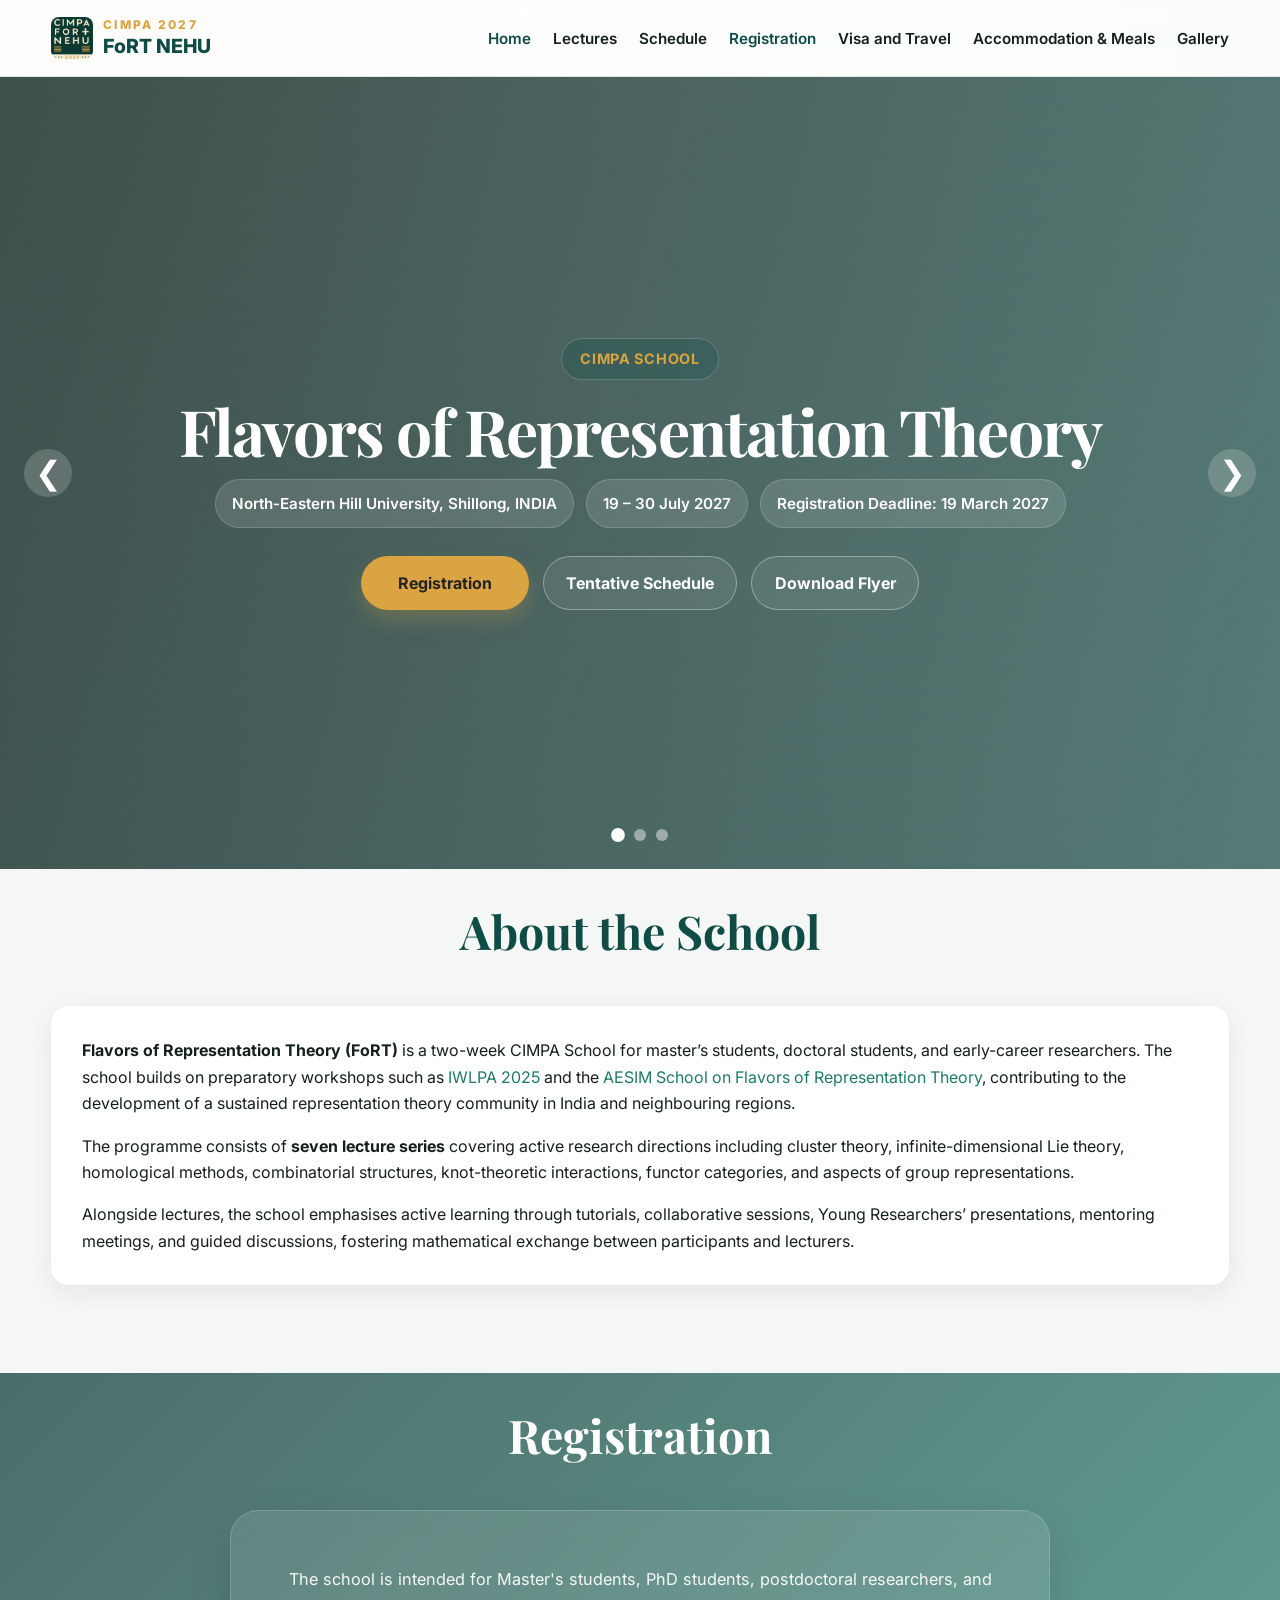
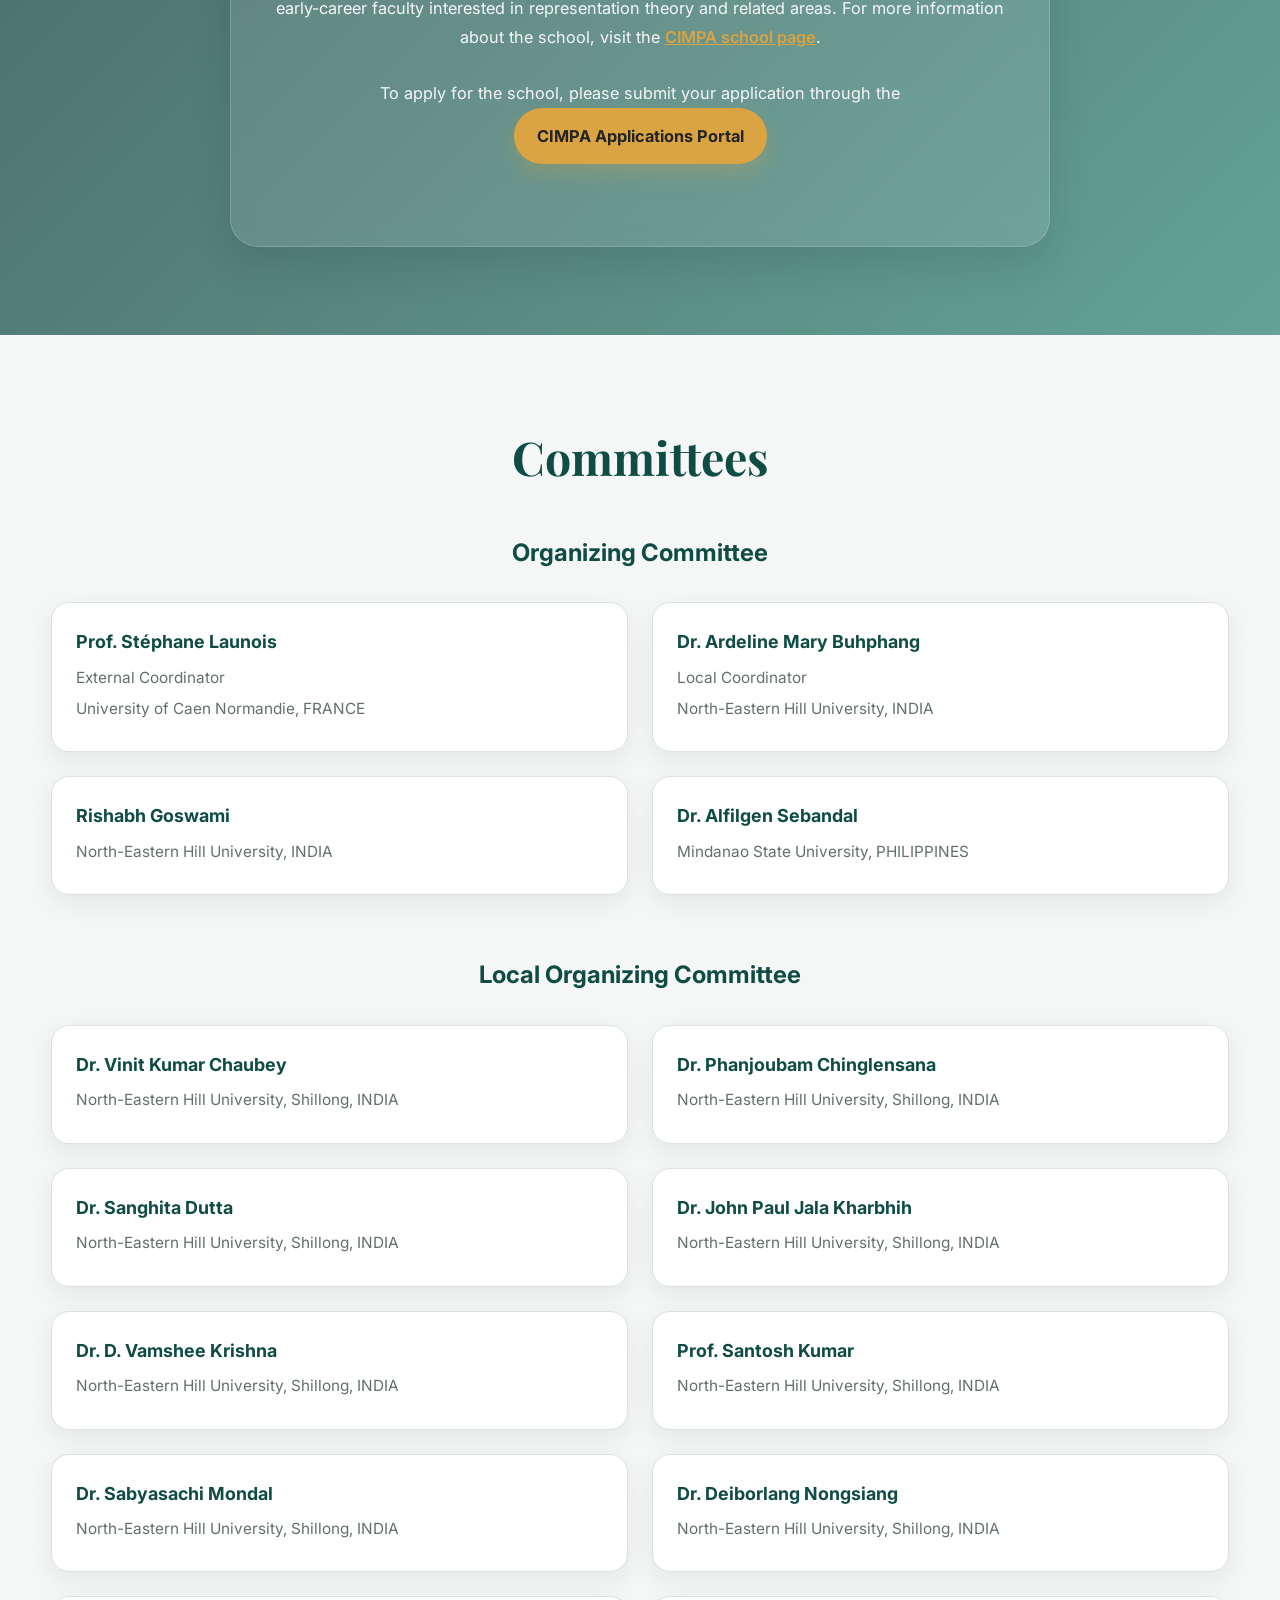
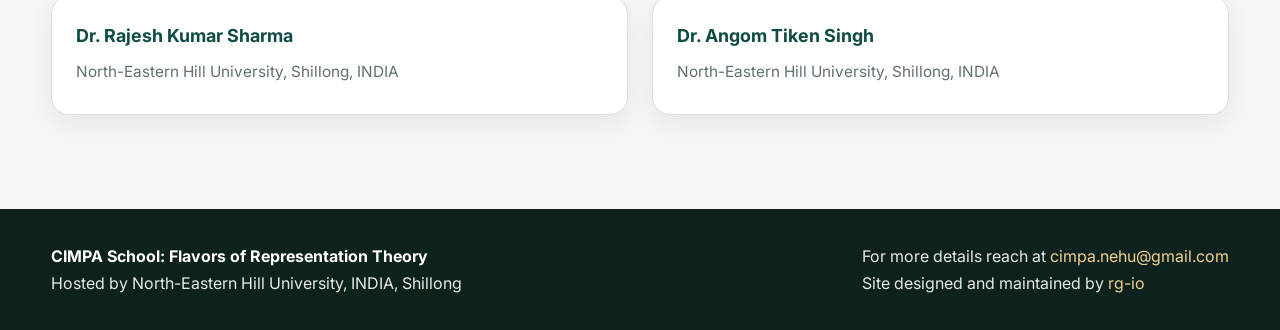
<file: index.html>
<!DOCTYPE html>
<html lang="en">

<head>
  <meta charset="UTF-8" />
  <meta name="viewport" content="width=device-width, initial-scale=1.0" />
  <title>CIMPA School | FoRT | NEHU 2027</title>

  <link rel="preconnect" href="https://fonts.googleapis.com">
  <link rel="preconnect" href="https://fonts.gstatic.com" crossorigin>
  <link
    href="https://fonts.googleapis.com/css2?family=Inter:wght@400;500;600;700;800&family=Playfair+Display:wght@700;800&display=swap"
    rel="stylesheet">
  <link rel="icon" type="image/jpeg" href="assets/images/favicon.jpg">
  <link rel="apple-touch-icon" href="assets/images/favicon.jpg">
  <link rel="stylesheet" href="styles.css">
</head>

<body>
    <header>
    <div class="container nav">
      <a class="logo" href="index.html" aria-label="FoRT NEHU home">
        <img class="logo-icon" src="assets/images/favicon.jpg" alt="FoRT NEHU logo">
        <div class="logo-text">
          <span class="logo-top">CIMPA 2027</span>
          <span class="logo-main">FoRT NEHU</span>
        </div>
      </a>

      <button class="menu-toggle" id="menuToggle" type="button" aria-label="Open navigation menu">&#9776;</button>

      <ul class="nav-links" id="navLinks">
        <li><a href="index.html" class="active" aria-current="page">Home</a></li>
        <li><a href="speakers.html">Lectures</a></li>
        <li><a href="schedule.html">Schedule</a></li>
        <li><a href="index.html#registration" class="active" aria-current="page">Registration</a></li>
        <li><a href="travel.html">Visa and Travel</a></li>
        <li><a href="accommodation.html">Accommodation & Meals</a></li>
        <li><a href="gallery.html">Gallery</a></li>
      </ul>
    </div>
  </header>

<main>

<section class="hero" id="home">
<div class="hero-carousel">
<div class="hero-slide active" style="background-image: url('https://nehu.ac.in/public/assets/photo_gallery/DJI_6664.jpg');"></div>
<div class="hero-slide" style="background-image: url('https://nehu.ac.in/public/assets/photo_gallery/DJI_6660.jpg');"></div>
<div class="hero-slide" style="background-image: url('https://nehu.ac.in/public/assets/photo_gallery/DJI_6672.jpg');"></div>
</div>
<div class="hero-overlay"></div>
<div class="container hero-wrap">
<div class="hero-content">
<span class="hero-badge">CIMPA School</span>
<h1 class="hero-title-single">Flavors of Representation Theory</h1>
<div class="hero-meta">
<span>North-Eastern Hill University, Shillong, INDIA</span>
<span>19 – 30 July 2027</span>
<span>Registration Deadline: 19 March 2027</span>
</div>
<div class="hero-buttons">
<a class="btn btn-primary" href="#registration">Registration</a>
<a class="btn btn-secondary" href="schedule.html">Tentative Schedule</a>
<a class="btn btn-secondary" href="assets/CIMPA_2027_Flyer_.pdf" target="_blank" rel="noopener">Download Flyer</a>
</div>
</div>
</div>
<button class="hero-arrow hero-arrow-left" id="prevSlide">❮</button>
<button class="hero-arrow hero-arrow-right" id="nextSlide">❯</button>
<div class="hero-dots" id="heroDots">
<span class="hero-dot active" data-slide="0"></span>
<span class="hero-dot" data-slide="1"></span>
<span class="hero-dot" data-slide="2"></span>
</div>
</section>

<section class="section" id="about">
  <div class="container">
    <div class="section-header">
      <h2 class="section-title">About the School</h2>
    </div>
    <div class="about-content card">
      <p>
        <strong>Flavors of Representation Theory (FoRT)</strong> is a two-week CIMPA School for master’s students, doctoral students, and early-career researchers.
        The school builds on preparatory workshops such as <a href="https://iwlpa.github.io/iwlpa2025">IWLPA 2025</a> and the
        <a href="https://sites.google.com/view/aesimnehu">AESIM School on Flavors of Representation Theory</a>, contributing to the development of a sustained representation theory community in India and neighbouring regions.
      </p>
      <p style="margin-top: 16px;">
        The programme consists of <strong>seven lecture series</strong> covering active research directions including cluster theory, infinite-dimensional Lie theory, homological methods, combinatorial structures, knot-theoretic interactions, functor categories, and aspects of group representations.
      </p>
      <p style="margin-top: 16px;">
        Alongside lectures, the school emphasises active learning through tutorials, collaborative sessions, Young Researchers’ presentations, mentoring meetings, and guided discussions, fostering mathematical exchange between participants and lecturers.
      </p>
    </div>
  </div>
</section>

<section class="section" id="registration">
  <div class="container">
    <div class="section-header">
      <h2 class="section-title">Registration</h2>
    </div>
    <div class="registration-box">

      <p>
        The school is intended for Master's students, PhD students, postdoctoral researchers, and early-career faculty interested in representation theory and related areas.
      
        For more information about the school, visit the <a class="registration-link" href="https://www.cimpa.info/en/ecoles/flavors-representation-theory" rel="noopener noreferrer" target="_blank">CIMPA school page</a>.

      </p>
      <p style="margin-top: 14px;">
        To apply for the school, please submit your application through the <a class="btn btn-primary" href="https://applications.cimpa.info/" rel="noopener noreferrer" target="_blank">CIMPA Applications Portal</a>
      </p>
    </div>
  </div>
</section>

<section class="section" id="committee">
  <div class="container">
    <div class="section-header">
      <h2 class="section-title">Committees</h2>
    </div>
    <div style="margin-bottom: 60px;">
      <h3 style="font-size: 1.5rem; color: var(--primary); margin-bottom: 30px; text-align: center;">Organizing Committee</h3>
      <div class="organizers-grid">
        <div class="organizer-card">
          <h3>Prof. Stéphane Launois</h3>
          <p>External Coordinator</p>
          <p>University of Caen Normandie, FRANCE</p>
        </div>
        <div class="organizer-card">
          <h3>Dr. Ardeline Mary Buhphang</h3>
          <p>Local Coordinator</p>
          <p>North-Eastern Hill University, INDIA</p>
        </div>
        <div class="organizer-card">
          <h3>Rishabh Goswami</h3>
          <p>North-Eastern Hill University, INDIA</p>
        </div>
        <div class="organizer-card">
          <h3>Dr. Alfilgen Sebandal</h3>
          <p>Mindanao State University, PHILIPPINES</p>
        </div>
      </div>
    </div>
    <div style="margin-bottom: 60px;">
      <h3 style="font-size: 1.5rem; color: var(--primary); margin-bottom: 30px; text-align: center;">Local Organizing Committee</h3>
      <div class="organizers-grid">
        <div class="organizer-card">
          <h3>Dr. Vinit Kumar Chaubey</h3>
          <p>North-Eastern Hill University, Shillong, INDIA</p>
        </div>
        <div class="organizer-card">
          <h3>Dr. Phanjoubam Chinglensana</h3>
          <p>North-Eastern Hill University, Shillong, INDIA</p>
        </div>
        <div class="organizer-card">
          <h3>Dr. Sanghita Dutta</h3>
          <p>North-Eastern Hill University, Shillong, INDIA</p>
        </div>
        <div class="organizer-card">
          <h3>Dr. John Paul Jala Kharbhih</h3>
          <p>North-Eastern Hill University, Shillong, INDIA</p>
        </div>
        <div class="organizer-card">
          <h3>Dr. D. Vamshee Krishna</h3>
          <p>North-Eastern Hill University, Shillong, INDIA</p>
        </div>
        <div class="organizer-card">
          <h3>Prof. Santosh Kumar</h3>
          <p>North-Eastern Hill University, Shillong, INDIA</p>
        </div>
        <div class="organizer-card">
          <h3>Dr. Sabyasachi Mondal</h3>
          <p>North-Eastern Hill University, Shillong, INDIA</p>
        </div>
        <div class="organizer-card">
          <h3>Dr. Deiborlang Nongsiang</h3>
          <p>North-Eastern Hill University, Shillong, INDIA</p>
        </div>
        <div class="organizer-card">
          <h3>Dr. Rajesh Kumar Sharma</h3>
          <p>North-Eastern Hill University, Shillong, INDIA</p>
        </div>
        <div class="organizer-card">
          <h3>Dr. Angom Tiken Singh</h3>
          <p>North-Eastern Hill University, Shillong, INDIA</p>
        </div>
      </div>
    </div>
  </div>
</section>

<!-- <section class="section" id="sponsors">
  <div class="container">
    <div class="section-header">
      <h2 class="section-title">Sponsors</h2>
    </div>

    <div class="sponsors-grid">
      <div class="sponsor-card">
        <a class="sponsor-link" href="https://www.cimpa.info" target="_blank" rel="noopener noreferrer">
          <img class="sponsor-logo cimpa-logo" src="assets/images/CIMPA.jpeg" alt="CIMPA logo">
        </a>
      </div>
      <div class="sponsor-card">
        <a class="sponsor-link" href="https://www.nehu.ac.in" target="_blank" rel="noopener noreferrer">
          <img class="sponsor-logo nehu-logo" src="assets/images/NEHU.png" alt="NEHU logo">
        </a>
      </div>
    </div>
  </div>
</section> -->
</main>

  <footer>
    <div class="container footer-content">
      <div>
        <strong>CIMPA School: Flavors of Representation Theory</strong><br/>
        Hosted by North-Eastern Hill University, INDIA, Shillong
      </div>
      <div>
        For more details reach at <a href="mailto:cimpa.nehu@gmail.com">cimpa.nehu@gmail.com</a><br/>
        Site designed and maintained by <a href="https://github.com/rg-io" rel="noopener noreferrer" target="_blank">rg-io</a>
      </div>
    </div>
  </footer>

<script src="assets/js/main.js"></script>
</body>

</html>
</file>
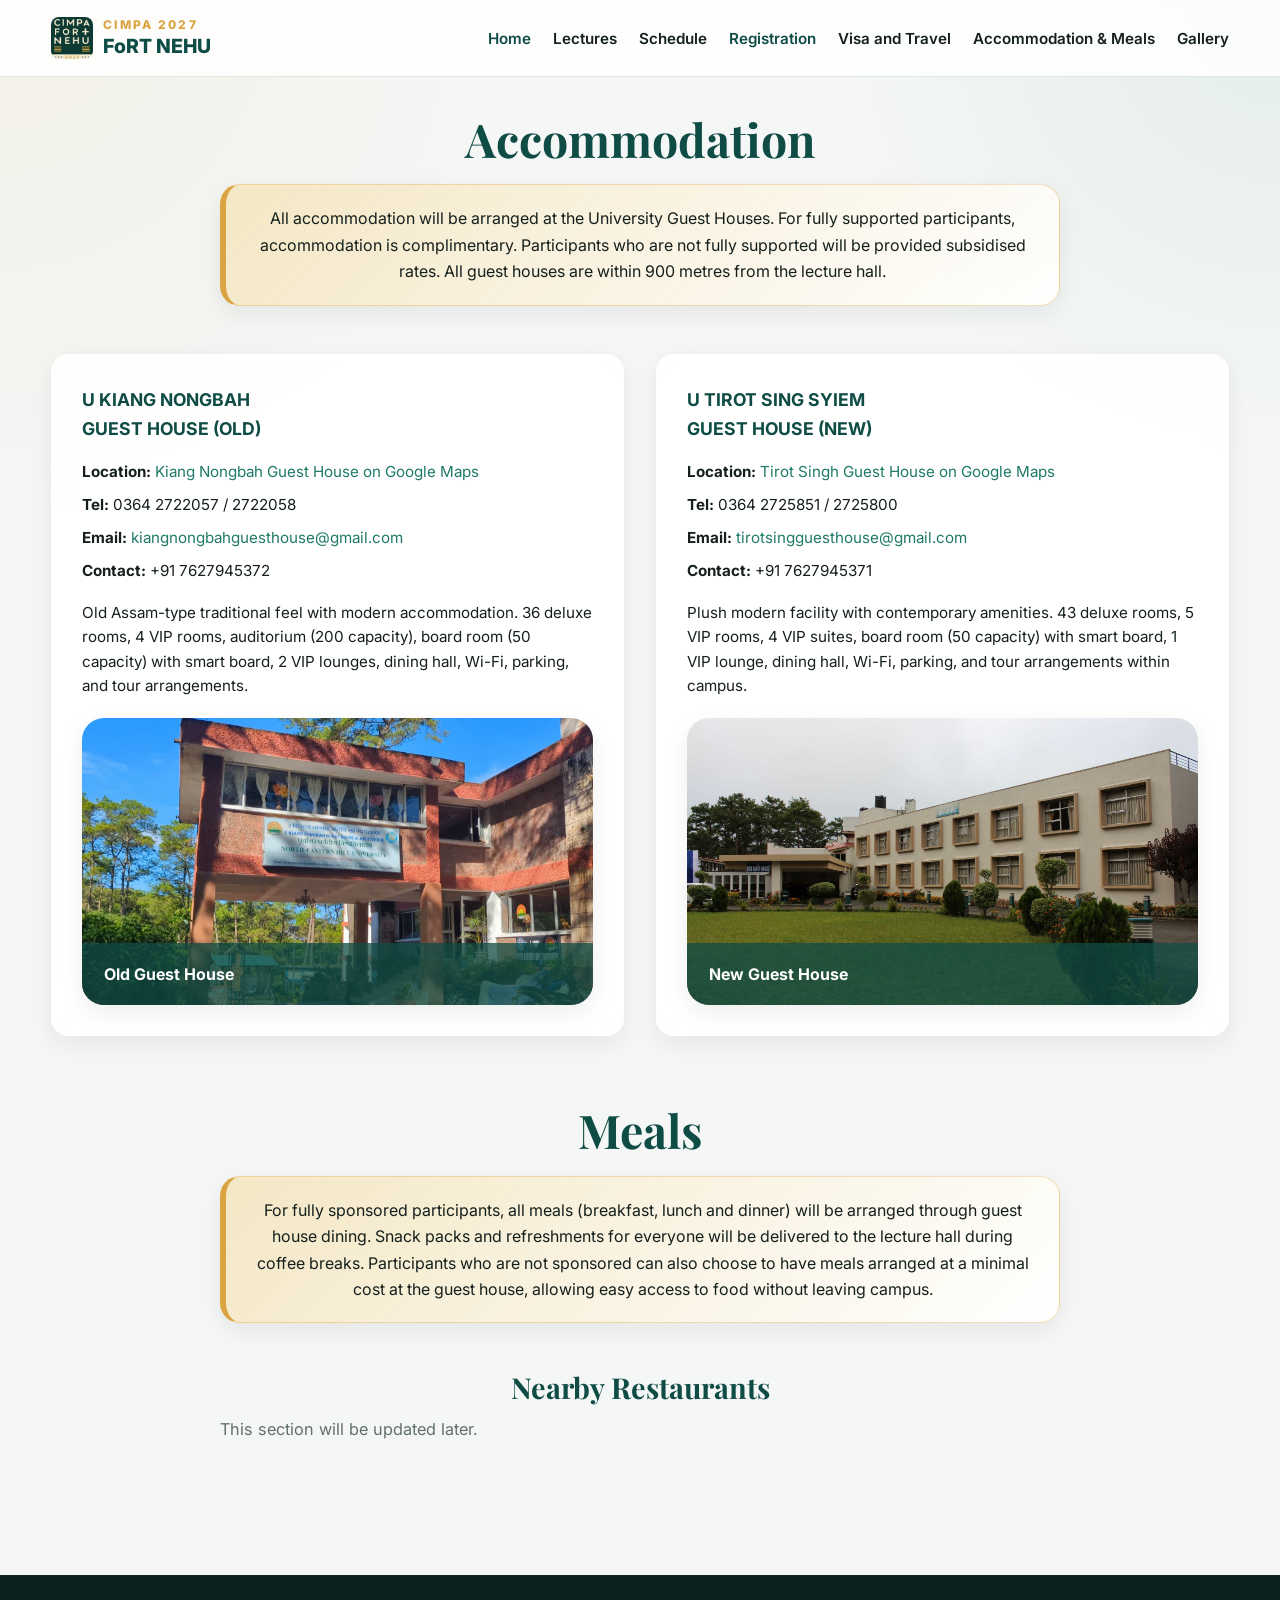
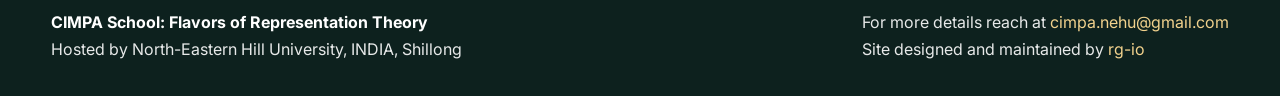
<file: accommodation.html>
<!DOCTYPE html>
<html lang="en">

<head>
  <meta charset="UTF-8" />
  <meta name="viewport" content="width=device-width, initial-scale=1.0" />
  <title>Accommodation | CIMPA School FoRT NEHU 2027</title>

  <link rel="preconnect" href="https://fonts.googleapis.com">
  <link rel="preconnect" href="https://fonts.gstatic.com" crossorigin>
  <link
    href="https://fonts.googleapis.com/css2?family=Inter:wght@400;500;600;700;800&family=Playfair+Display:wght@700;800&display=swap"
    rel="stylesheet">
  <link rel="icon" type="image/jpeg" href="assets/images/favicon.jpg">
  <link rel="apple-touch-icon" href="assets/images/favicon.jpg">
  <link rel="stylesheet" href="styles.css">
</head>

<body>
    <header>
    <div class="container nav">
      <a class="logo" href="index.html" aria-label="FoRT NEHU home">
        <img class="logo-icon" src="assets/images/favicon.jpg" alt="FoRT NEHU logo">
        <div class="logo-text">
          <span class="logo-top">CIMPA 2027</span>
          <span class="logo-main">FoRT NEHU</span>
        </div>
      </a>

      <button class="menu-toggle" id="menuToggle" type="button" aria-label="Open navigation menu">&#9776;</button>

      <ul class="nav-links" id="navLinks">
        <li><a href="index.html" class="active" aria-current="page">Home</a></li>
        <li><a href="speakers.html">Lectures</a></li>
        <li><a href="schedule.html">Schedule</a></li>
        <li><a href="index.html#registration" class="active" aria-current="page">Registration</a></li>
        <li><a href="travel.html">Visa and Travel</a></li>
        <li><a href="accommodation.html">Accommodation & Meals</a></li>
        <li><a href="gallery.html">Gallery</a></li>
      </ul>
    </div>
  </header>

<main>
<section class="section" id="accommodation">
<div class="container">
<div class="section-header">
<h2 class="section-title">Accommodation</h2>
<div class="travel-note">
          All accommodation will be arranged at the University Guest Houses. For fully supported participants, accommodation is complimentary. 
          Participants who are not fully supported will be provided subsidised rates. All guest houses are within 900 metres from the lecture hall.

</div>
</div>
<div style="margin-bottom: 32px; text-align: center;">

</div>
<div style="display: grid; grid-template-columns: repeat(auto-fit, minmax(300px, 1fr)); gap: 32px; margin-bottom: 32px;">
<!-- U KIANG NONGBAH GUEST HOUSE -->
<div class="card">
<h4 style="color: var(--primary); margin-bottom: 16px; font-size: 1.1rem;">U KIANG NONGBAH<br/>GUEST HOUSE (OLD)</h4>
<div style="margin-bottom: 18px; font-size: 0.95rem;">
<p><strong>Location:</strong> <a href="https://maps.app.goo.gl/q1w5FiRRLRTET8NW8" target="_blank" rel="noopener noreferrer">Kiang Nongbah Guest House on Google Maps</a></p>
<p style="margin-top: 8px;"><strong>Tel:</strong> 0364 2722057 / 2722058</p>
<p style="margin-top: 8px;"><strong>Email:</strong> <a href="mailto:kiangnongbahguesthouse@gmail.com" style="color: var(--secondary);">kiangnongbahguesthouse@gmail.com</a></p>
<p style="margin-top: 8px;"><strong>Contact:</strong> +91 7627945372</p>
</div>
<p style="margin-bottom: 14px; font-size: 0.95rem; line-height: 1.6;">
            Old Assam-type traditional feel with modern accommodation. 36 deluxe rooms, 4 VIP rooms, auditorium (200 capacity), board room (50 capacity) with smart board, 2 VIP lounges, dining hall, Wi-Fi, parking, and tour arrangements.
          </p>
          <div class="guesthouse-image" data-caption="Old Guest House">
            <img src="assets/images/oldguesthouse_nehu.jpg" alt="Old Guest House">
          </div>
        </div>
<!-- U TIROT SING SYIEM GUEST HOUSE -->
<div class="card">
<h4 style="color: var(--primary); margin-bottom: 16px; font-size: 1.1rem;">U TIROT SING SYIEM<br/>GUEST HOUSE (NEW)</h4>
<div style="margin-bottom: 18px; font-size: 0.95rem;">
<p><strong>Location:</strong> <a href="https://maps.app.goo.gl/tdcvwf2NwKgXwFmG7" target="_blank" rel="noopener noreferrer">Tirot Singh Guest House on Google Maps</a></p>
<p style="margin-top: 8px;"><strong>Tel:</strong> 0364 2725851 / 2725800</p>
<p style="margin-top: 8px;"><strong>Email:</strong> <a href="mailto:tirotsingguesthouse@gmail.com" style="color: var(--secondary);">tirotsingguesthouse@gmail.com</a></p>
<p style="margin-top: 8px;"><strong>Contact:</strong> +91 7627945371</p>
</div>
<p style="margin-bottom: 14px; font-size: 0.95rem; line-height: 1.6;">
            Plush modern facility with contemporary amenities. 43 deluxe rooms, 5 VIP rooms, 4 VIP suites, board room (50 capacity) with smart board, 1 VIP lounge, dining hall, Wi-Fi, parking, and tour arrangements within campus.
          </p>
          <div class="guesthouse-image" data-caption="New Guest House">
            <img src="assets/images/newguesthouse_nehu.jpg" alt="New Guest House">
          </div>
        </div>
</div>
</div>
</section>

<section class="section" id="meals">
  <div class="container">
    <div class="section-header">
      <h2 class="section-title">Meals</h2>
      <div class="travel-note">
        For fully sponsored participants, all meals (breakfast, lunch and dinner) will be arranged through guest house dining. Snack packs and refreshments for everyone will be delivered to the lecture hall during coffee breaks. Participants who are not sponsored can also choose to have meals arranged at a minimal cost at the guest house, allowing easy access to food without leaving campus.
      </div>
    </div>


    <div class="section-header" style="margin-top: 16px; margin-bottom: 20px; text-align: left;">
      <h3 class="section-title" style="font-size: 1.8rem; margin-bottom: 12px; text-align: center;">Nearby Restaurants</h3>
      <p class="section-subtitle" style="margin-bottom: 0;">
        This section will be updated later. 
      </p>
    </div>

    <!-- <div class="restaurant-grid">
      <div class="restaurant-card">
        <div class="restaurant-image">
          <img src="https://www.mappls.com/explore/images/user_photos/review/original/3611048173f3fc52.jpg" alt="My Cafe placeholder image">
        </div>
        <h4>My Cafe</h4>
        <p>Comfortable café style dining ideal for coffee, light meals and snacks close to campus.</p>
      </div>
      <div class="restaurant-card">
        <div class="restaurant-image">
          <img src="assets/images/restaurant-placeholder.svg" alt="Sam's Shop placeholder image">
        </div>
        <h4>Sam's Shop</h4>
        <p>Casual eatery serving quick bites and refreshments for a convenient meal break.</p>
      </div>
      <div class="restaurant-card">
        <div class="restaurant-image">
          <img src="assets/images/restaurant-placeholder.svg" alt="Pine Breeze Foods placeholder image">
        </div>
        <h4>Pine Breeze Foods</h4>
        <p>Local restaurant offering a variety of dishes and a relaxed setting near the venue.</p>
      </div>
      <div class="restaurant-card">
        <div class="restaurant-image">
          <img src="assets/images/restaurant-placeholder.svg" alt="Tirot's Cafe placeholder image">
        </div>
        <h4>Tirot's Cafe</h4>
        <p>Small café with light meals and snacks, good for a quick lunch or evening tea.</p>
      </div>
      <div class="restaurant-card">
        <div class="restaurant-image">
          <img src="assets/images/restaurant-placeholder.svg" alt="Chill Out Cafe placeholder image">
        </div>
        <h4>Chill Out Cafe</h4>
        <p>Relaxed café space suitable for informal meals and group conversations.</p>
      </div>
      <div class="restaurant-card">
        <div class="restaurant-image">
          <img src="assets/images/restaurant-placeholder.svg" alt="Garden Bistro placeholder image">
        </div>
        <h4>Garden Bistro</h4>
        <p>Bright, open dining with local favourites and a calm atmosphere.</p>
      </div>
      <div class="restaurant-card">
        <div class="restaurant-image">
          <img src="assets/images/restaurant-placeholder.svg" alt="Blue Hill Diner placeholder image">
        </div>
        <h4>Blue Hill Diner</h4>
        <p>Popular spot for comfort food and quick meals near the university.</p>
      </div>
      <div class="restaurant-card">
        <div class="restaurant-image">
          <img src="assets/images/restaurant-placeholder.svg" alt="Meadow Spice placeholder image">
        </div>
        <h4>Meadow Spice</h4>
        <p>Cozy restaurant serving local and regional specialties close to the venue.</p>
      </div>
    </div> -->
  </div>
</section>

</main>

  <footer>
    <div class="container footer-content">
      <div>
        <strong>CIMPA School: Flavors of Representation Theory</strong><br/>
        Hosted by North-Eastern Hill University, INDIA, Shillong
      </div>
      <div>
        For more details reach at <a href="mailto:cimpa.nehu@gmail.com">cimpa.nehu@gmail.com</a><br/>
        Site designed and maintained by <a href="https://github.com/rg-io" rel="noopener noreferrer" target="_blank">rg-io</a>
      </div>
    </div>
  </footer>

<script src="assets/js/main.js"></script>
</body>

</html>
</file>
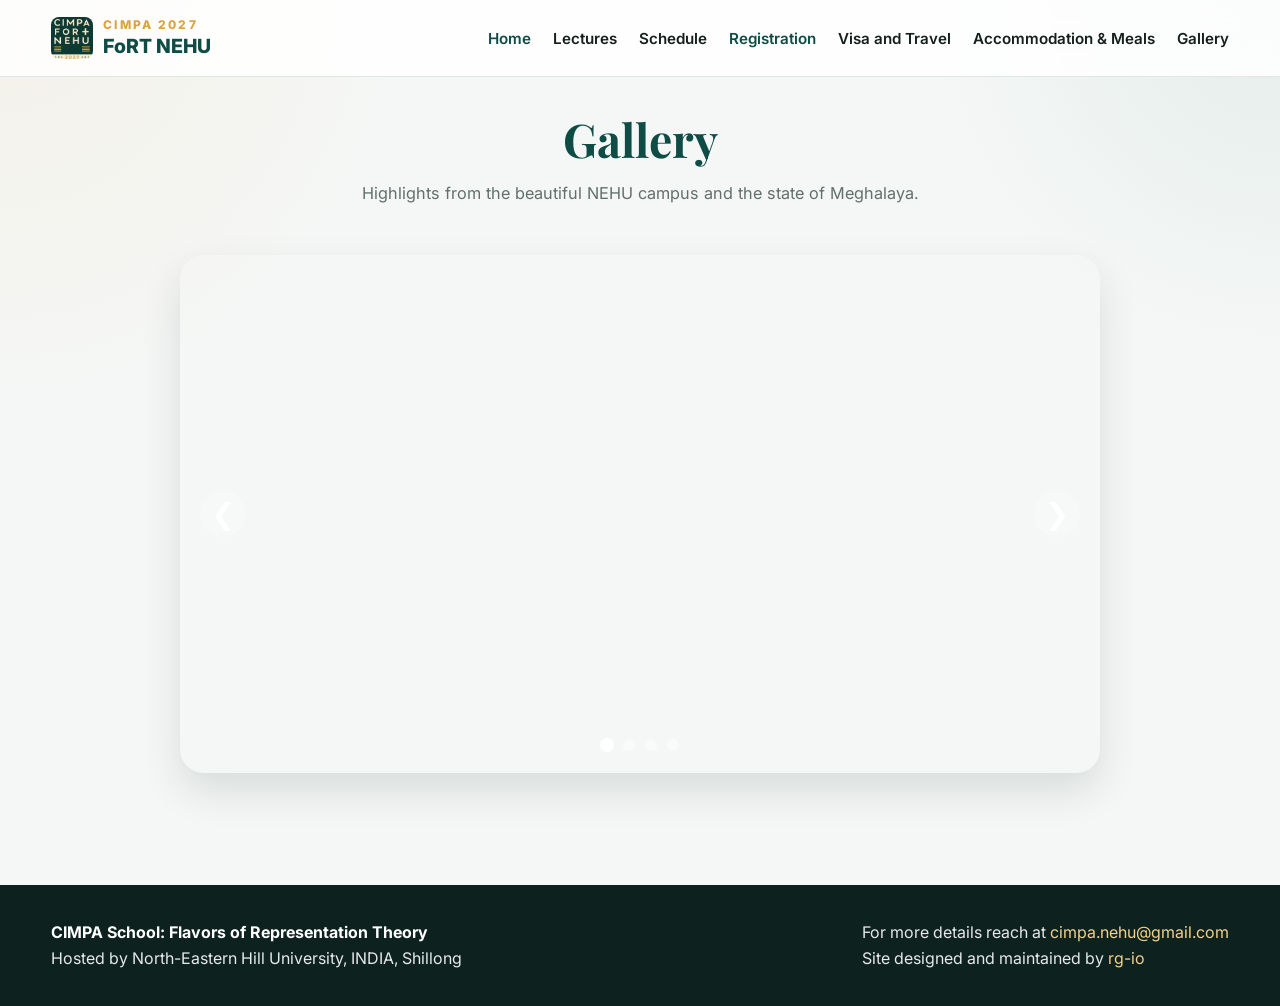
<file: gallery.html>
<!DOCTYPE html>
<html lang="en">

<head>
  <meta charset="UTF-8" />
  <meta name="viewport" content="width=device-width, initial-scale=1.0" />
  <title>Gallery | CIMPA School FoRT NEHU 2027</title>

  <link rel="preconnect" href="https://fonts.googleapis.com">
  <link rel="preconnect" href="https://fonts.gstatic.com" crossorigin>
  <link
    href="https://fonts.googleapis.com/css2?family=Inter:wght@400;500;600;700;800&family=Playfair+Display:wght@700;800&display=swap"
    rel="stylesheet">
  <link rel="icon" type="image/jpeg" href="assets/images/favicon.jpg">
  <link rel="apple-touch-icon" href="assets/images/favicon.jpg">
  <link rel="stylesheet" href="styles.css">
</head>

<body>
    <header>
    <div class="container nav">
      <a class="logo" href="index.html" aria-label="FoRT NEHU home">
        <img class="logo-icon" src="assets/images/favicon.jpg" alt="FoRT NEHU logo">
        <div class="logo-text">
          <span class="logo-top">CIMPA 2027</span>
          <span class="logo-main">FoRT NEHU</span>
        </div>
      </a>

      <button class="menu-toggle" id="menuToggle" type="button" aria-label="Open navigation menu">&#9776;</button>

      <ul class="nav-links" id="navLinks">
        <li><a href="index.html" class="active" aria-current="page">Home</a></li>
        <li><a href="speakers.html">Lectures</a></li>
        <li><a href="schedule.html">Schedule</a></li>
        <li><a href="index.html#registration" class="active" aria-current="page">Registration</a></li>
        <li><a href="travel.html">Visa and Travel</a></li>
        <li><a href="accommodation.html">Accommodation & Meals</a></li>
        <li><a href="gallery.html">Gallery</a></li>
      </ul>
    </div>
  </header>

<main>
<section class="section" id="gallery">
<div class="container">
<div class="section-header">
<h2 class="section-title">Gallery</h2>
<p class="section-subtitle">
          Highlights from the beautiful NEHU campus and the state of Meghalaya. 
        </p>
</div>
<div class="gallery-carousel-wrap">
<div class="gallery-carousel" id="galleryCarousel">
<div class="gallery-slide active" style="background-image: url('https://nehu.ac.in/public/assets/photo_gallery/IMG_0527.jpg');"></div>
<div class="gallery-slide" style="background-image: url('http://exams.nehu.ac.in/images/slider/003.jpg');"></div>
<div class="gallery-slide" style="background-image: url('https://nehu.ac.in/public/assets/photo_gallery/IMG_0477.jpg');"></div>
<div class="gallery-slide" style="background-image: url('https://images.unsplash.com/photo-1625826415128-3fbae9b3022c?q=80&amp;w=1074&amp;auto=format&amp;fit=crop&amp;ixlib=rb-4.1.0&amp;ixid=M3wxMjA3fDB8MHxwaG90by1wYWdlfHx8fGVufDB8fHx8fA%3D%3D');"></div>
<div class="gallery-slide" style="background-image: url('https://images.unsplash.com/photo-1574840250209-0112766aadbe?q=80&amp;w=1074&amp;auto=format&amp;fit=crop&amp;ixlib=rb-4.1.0&amp;ixid=M3wxMjA3fDB8MHxwaG90by1wYWdlfHx8fGVufDB8fHx8fA%3D%3D');"></div>
</div>
<button class="gallery-arrow gallery-arrow-left" id="galleryPrevSlide">❮</button>
<button class="gallery-arrow gallery-arrow-right" id="galleryNextSlide">❯</button>
<div class="gallery-dots" id="galleryDots">
<span class="gallery-dot active" data-slide="0"></span>
<span class="gallery-dot" data-slide="1"></span>
<span class="gallery-dot" data-slide="2"></span>
<span class="gallery-dot" data-slide="3"></span>
</div>
</div>
</div>
</section>
</main>

  <footer>
    <div class="container footer-content">
      <div>
        <strong>CIMPA School: Flavors of Representation Theory</strong><br/>
        Hosted by North-Eastern Hill University, INDIA, Shillong
      </div>
      <div>
        For more details reach at <a href="mailto:cimpa.nehu@gmail.com">cimpa.nehu@gmail.com</a><br/>
        Site designed and maintained by <a href="https://github.com/rg-io" rel="noopener noreferrer" target="_blank">rg-io</a>
      </div>
    </div>
  </footer>

<script src="assets/js/main.js"></script>
</body>

</html>
</file>
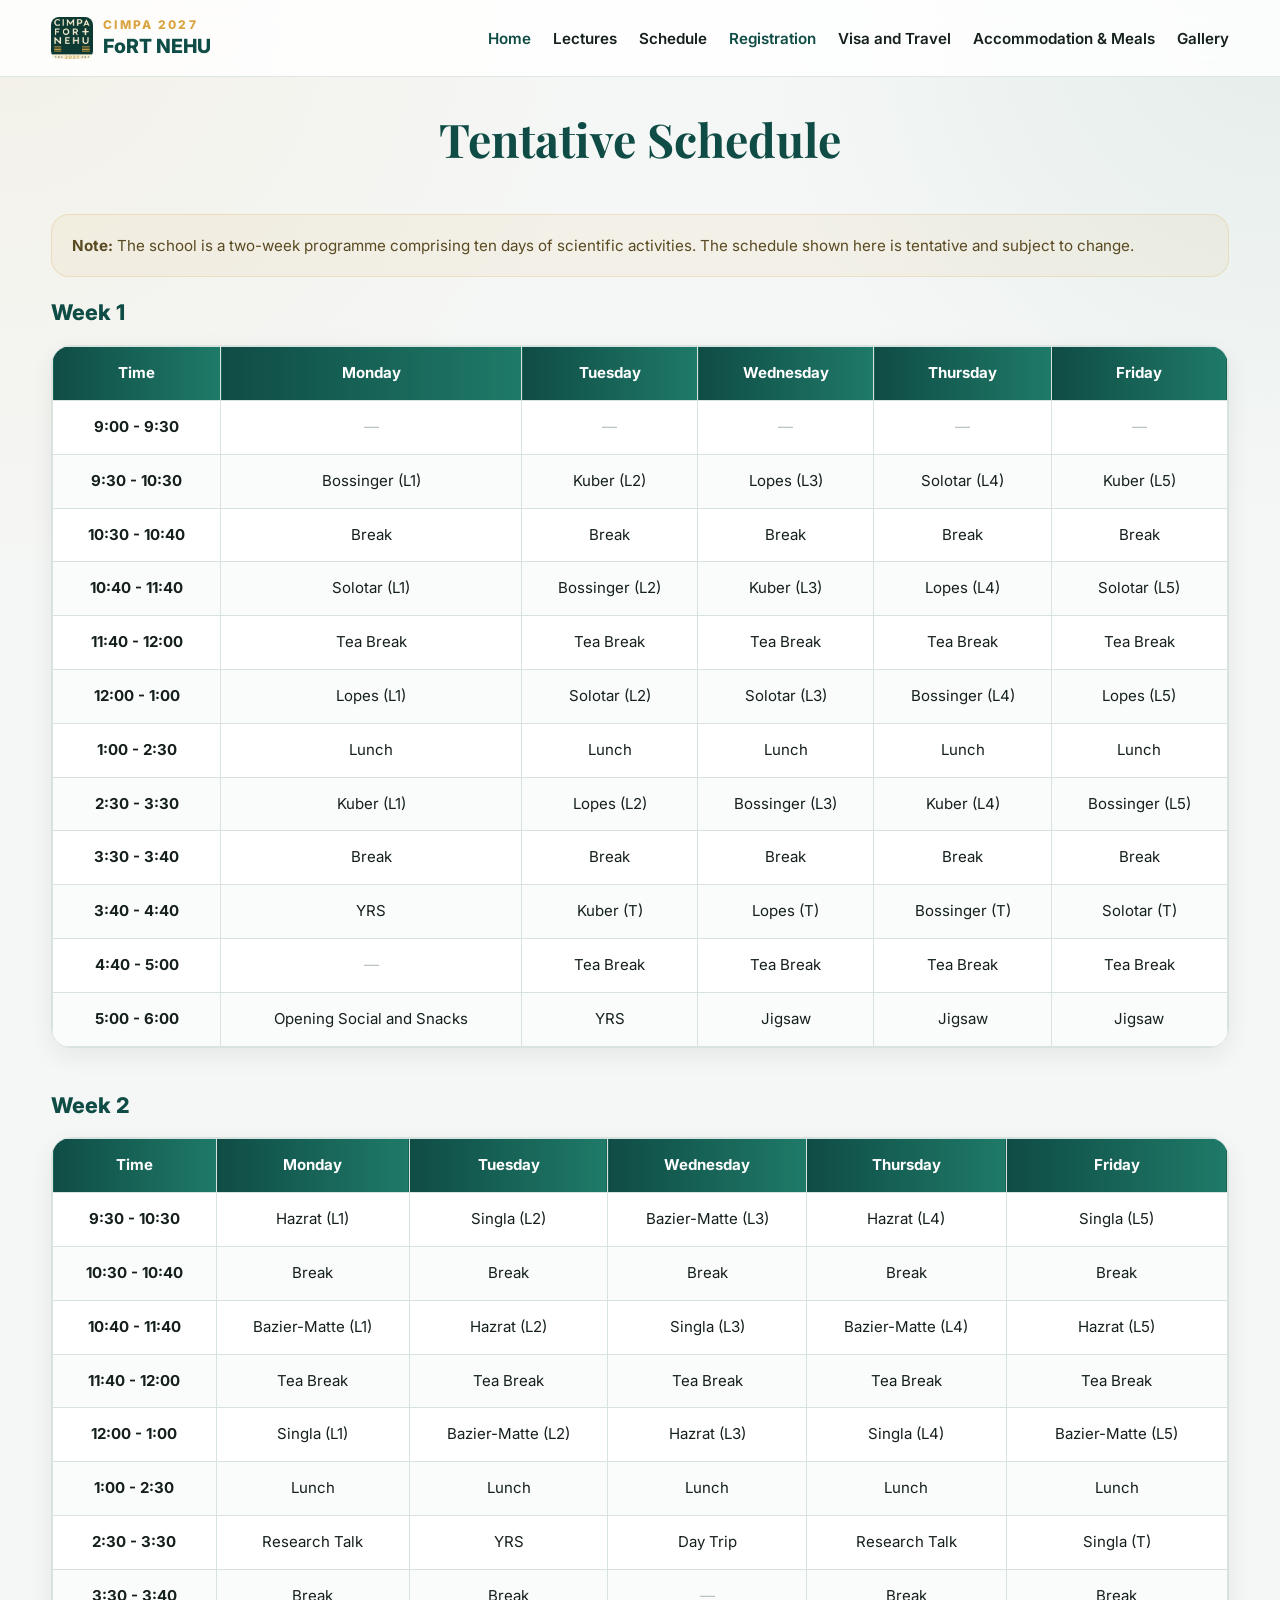
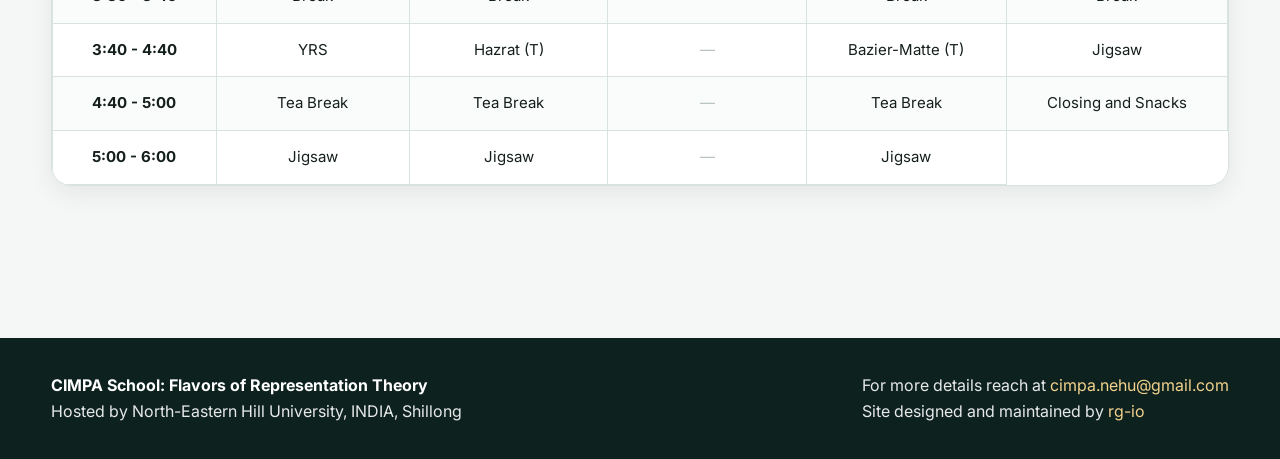
<file: schedule.html>
<!DOCTYPE html>
<html lang="en">

<head>
  <meta charset="UTF-8" />
  <meta name="viewport" content="width=device-width, initial-scale=1.0" />
  <title>Schedule | CIMPA School FoRT NEHU 2027</title>

  <link rel="preconnect" href="https://fonts.googleapis.com">
  <link rel="preconnect" href="https://fonts.gstatic.com" crossorigin>
  <link
    href="https://fonts.googleapis.com/css2?family=Inter:wght@400;500;600;700;800&family=Playfair+Display:wght@700;800&display=swap"
    rel="stylesheet">
  <link rel="icon" type="image/jpeg" href="assets/images/favicon.jpg">
  <link rel="apple-touch-icon" href="assets/images/favicon.jpg">
  <link rel="stylesheet" href="styles.css">
</head>

<body>
    <header>
    <div class="container nav">
      <a class="logo" href="index.html" aria-label="FoRT NEHU home">
        <img class="logo-icon" src="assets/images/favicon.jpg" alt="FoRT NEHU logo">
        <div class="logo-text">
          <span class="logo-top">CIMPA 2027</span>
          <span class="logo-main">FoRT NEHU</span>
        </div>
      </a>

      <button class="menu-toggle" id="menuToggle" type="button" aria-label="Open navigation menu">&#9776;</button>

      <ul class="nav-links" id="navLinks">
        <li><a href="index.html" class="active" aria-current="page">Home</a></li>
        <li><a href="speakers.html">Lectures</a></li>
        <li><a href="schedule.html">Schedule</a></li>
        <li><a href="index.html#registration" class="active" aria-current="page">Registration</a></li>
        <li><a href="travel.html">Visa and Travel</a></li>
        <li><a href="accommodation.html">Accommodation & Meals</a></li>
        <li><a href="gallery.html">Gallery</a></li>
      </ul>
    </div>
  </header>

<main>
<section class="section" id="schedule">
<div class="container">
<div class="section-header">
<h2 class="section-title">Tentative Schedule</h2>
</div>
<div class="schedule-note">
<strong>Note:</strong> The school is a two-week programme comprising ten days of scientific activities.
        The schedule shown here is tentative and subject to change.
      </div>
<div class="schedule-block">
<h3 class="schedule-week-title">Week 1</h3>
<div class="schedule-table-wrap">
<table class="schedule-grid">
<thead>
<tr>
<th>Time</th>
<th>Monday</th>
<th>Tuesday</th>
<th>Wednesday</th>
<th>Thursday</th>
<th>Friday</th>
</tr>
</thead>
<tbody>
<tr>
<td>9:00 - 9:30</td>
<td></td>
<td></td>
<td></td>
<td></td>
<td></td>
</tr>
<tr>
<td>9:30 - 10:30</td>
<td>Bossinger (L1)</td>
<td>Kuber (L2)</td>
<td>Lopes (L3)</td>
<td>Solotar (L4)</td>
<td>Kuber (L5)</td>
</tr>
<tr>
<td>10:30 - 10:40</td>
<td>Break</td>
<td>Break</td>
<td>Break</td>
<td>Break</td>
<td>Break</td>
</tr>
<tr>
<td>10:40 - 11:40</td>
<td>Solotar (L1)</td>
<td>Bossinger (L2)</td>
<td>Kuber (L3)</td>
<td>Lopes (L4)</td>
<td>Solotar (L5)</td>
</tr>
<tr>
<td>11:40 - 12:00</td>
<td>Tea Break</td>
<td>Tea Break</td>
<td>Tea Break</td>
<td>Tea Break</td>
<td>Tea Break</td>
</tr>
<tr>
<td>12:00 - 1:00</td>
<td>Lopes (L1)</td>
<td>Solotar (L2)</td>
<td>Solotar (L3)</td>
<td>Bossinger (L4)</td>
<td>Lopes (L5)</td>
</tr>
<tr>
<td>1:00 - 2:30</td>
<td>Lunch</td>
<td>Lunch</td>
<td>Lunch</td>
<td>Lunch</td>
<td>Lunch</td>
</tr>
<tr>
<td>2:30 - 3:30</td>
<td>Kuber (L1)</td>
<td>Lopes (L2)</td>
<td>Bossinger (L3)</td>
<td>Kuber (L4)</td>
<td>Bossinger (L5)</td>
</tr>
<tr>
<td>3:30 - 3:40</td>
<td>Break</td>
<td>Break</td>
<td>Break</td>
<td>Break</td>
<td>Break</td>
</tr>
<tr>
<td>3:40 - 4:40</td>
<td>YRS</td>
<td>Kuber (T)</td>
<td>Lopes (T)</td>
<td>Bossinger (T)</td>
<td>Solotar (T)</td>
</tr>
<tr>
<td>4:40 - 5:00</td>
<td></td>
<td>Tea Break</td>
<td>Tea Break</td>
<td>Tea Break</td>
<td>Tea Break</td>
</tr>
<tr>
<td>5:00 - 6:00</td>
<td>Opening Social and Snacks</td>
<td>YRS</td>
<td>Jigsaw</td>
<td>Jigsaw</td>
<td>Jigsaw</td>
</tr>
</tbody>
</table>
</div>
</div>
<div class="schedule-block" style="margin-top: 34px;">
<h3 class="schedule-week-title">Week 2</h3>
<div class="schedule-table-wrap">
<table class="schedule-grid">
<thead>
<tr>
<th>Time</th>
<th>Monday</th>
<th>Tuesday</th>
<th>Wednesday</th>
<th>Thursday</th>
<th>Friday</th>
</tr>
</thead>
<tbody>
<tr>
<td>9:30 - 10:30</td>
<td>Hazrat (L1)</td>
<td>Singla (L2)</td>
<td>Bazier-Matte (L3)</td>
<td>Hazrat (L4)</td>
<td>Singla (L5)</td>
</tr>
<tr>
<td>10:30 - 10:40</td>
<td>Break</td>
<td>Break</td>
<td>Break</td>
<td>Break</td>
<td>Break</td>
</tr>
<tr>
<td>10:40 - 11:40</td>
<td>Bazier-Matte (L1)</td>
<td>Hazrat (L2)</td>
<td>Singla (L3)</td>
<td>Bazier-Matte (L4)</td>
<td>Hazrat (L5)</td>
</tr>
<tr>
<td>11:40 - 12:00</td>
<td>Tea Break</td>
<td>Tea Break</td>
<td>Tea Break</td>
<td>Tea Break</td>
<td>Tea Break</td>
</tr>
<tr>
<td>12:00 - 1:00</td>
<td>Singla (L1)</td>
<td>Bazier-Matte (L2)</td>
<td>Hazrat (L3)</td>
<td>Singla (L4)</td>
<td>Bazier-Matte (L5)</td>
</tr>
<tr>
<td>1:00 - 2:30</td>
<td>Lunch</td>
<td>Lunch</td>
<td>Lunch</td>
<td>Lunch</td>
<td>Lunch</td>
</tr>
<tr>
<td>2:30 - 3:30</td>
<td>Research Talk</td>
<td>YRS</td>
<td>Day Trip</td>
<td>Research Talk</td>
<td>Singla (T)</td>
</tr>
<tr>
<td>3:30 - 3:40</td>
<td>Break</td>
<td>Break</td>
<td></td>
<td>Break</td>
<td>Break</td>
</tr>
<tr>
<td>3:40 - 4:40</td>
<td>YRS</td>
<td>Hazrat (T)</td>
<td></td>
<td>Bazier-Matte (T)</td>
<td>Jigsaw</td>
</tr>
<tr>
<td>4:40 - 5:00</td>
<td>Tea Break</td>
<td>Tea Break</td>
<td></td>
<td>Tea Break</td>
<td>Closing and Snacks</td>
</tr>
<tr>
<td>5:00 - 6:00</td>
<td>Jigsaw</td>
<td>Jigsaw</td>
<td></td>
<td>Jigsaw</td>
</tr>
</tbody>
</table>
</div>
</div>
<!-- <div class="schedule-note" style="margin-top: 26px;">
  <strong>Additional Activities:</strong> The programme also includes mentoring sessions, outreach to nearby colleges, 
  group discussions and debates, research talks, and a range of cultural and social events, including a field trip and a 
  visit to the Shillong Museum. These activities are integrated into the school to encourage interaction, 
  collaboration, and community building among participants.
</div> -->
</div>
</section>
</main>

  <footer>
    <div class="container footer-content">
      <div>
        <strong>CIMPA School: Flavors of Representation Theory</strong><br/>
        Hosted by North-Eastern Hill University, INDIA, Shillong
      </div>
      <div>
        For more details reach at <a href="mailto:cimpa.nehu@gmail.com">cimpa.nehu@gmail.com</a><br/>
        Site designed and maintained by <a href="https://github.com/rg-io" rel="noopener noreferrer" target="_blank">rg-io</a>
      </div>
    </div>
  </footer>

<script src="assets/js/main.js"></script>
</body>

</html>
</file>
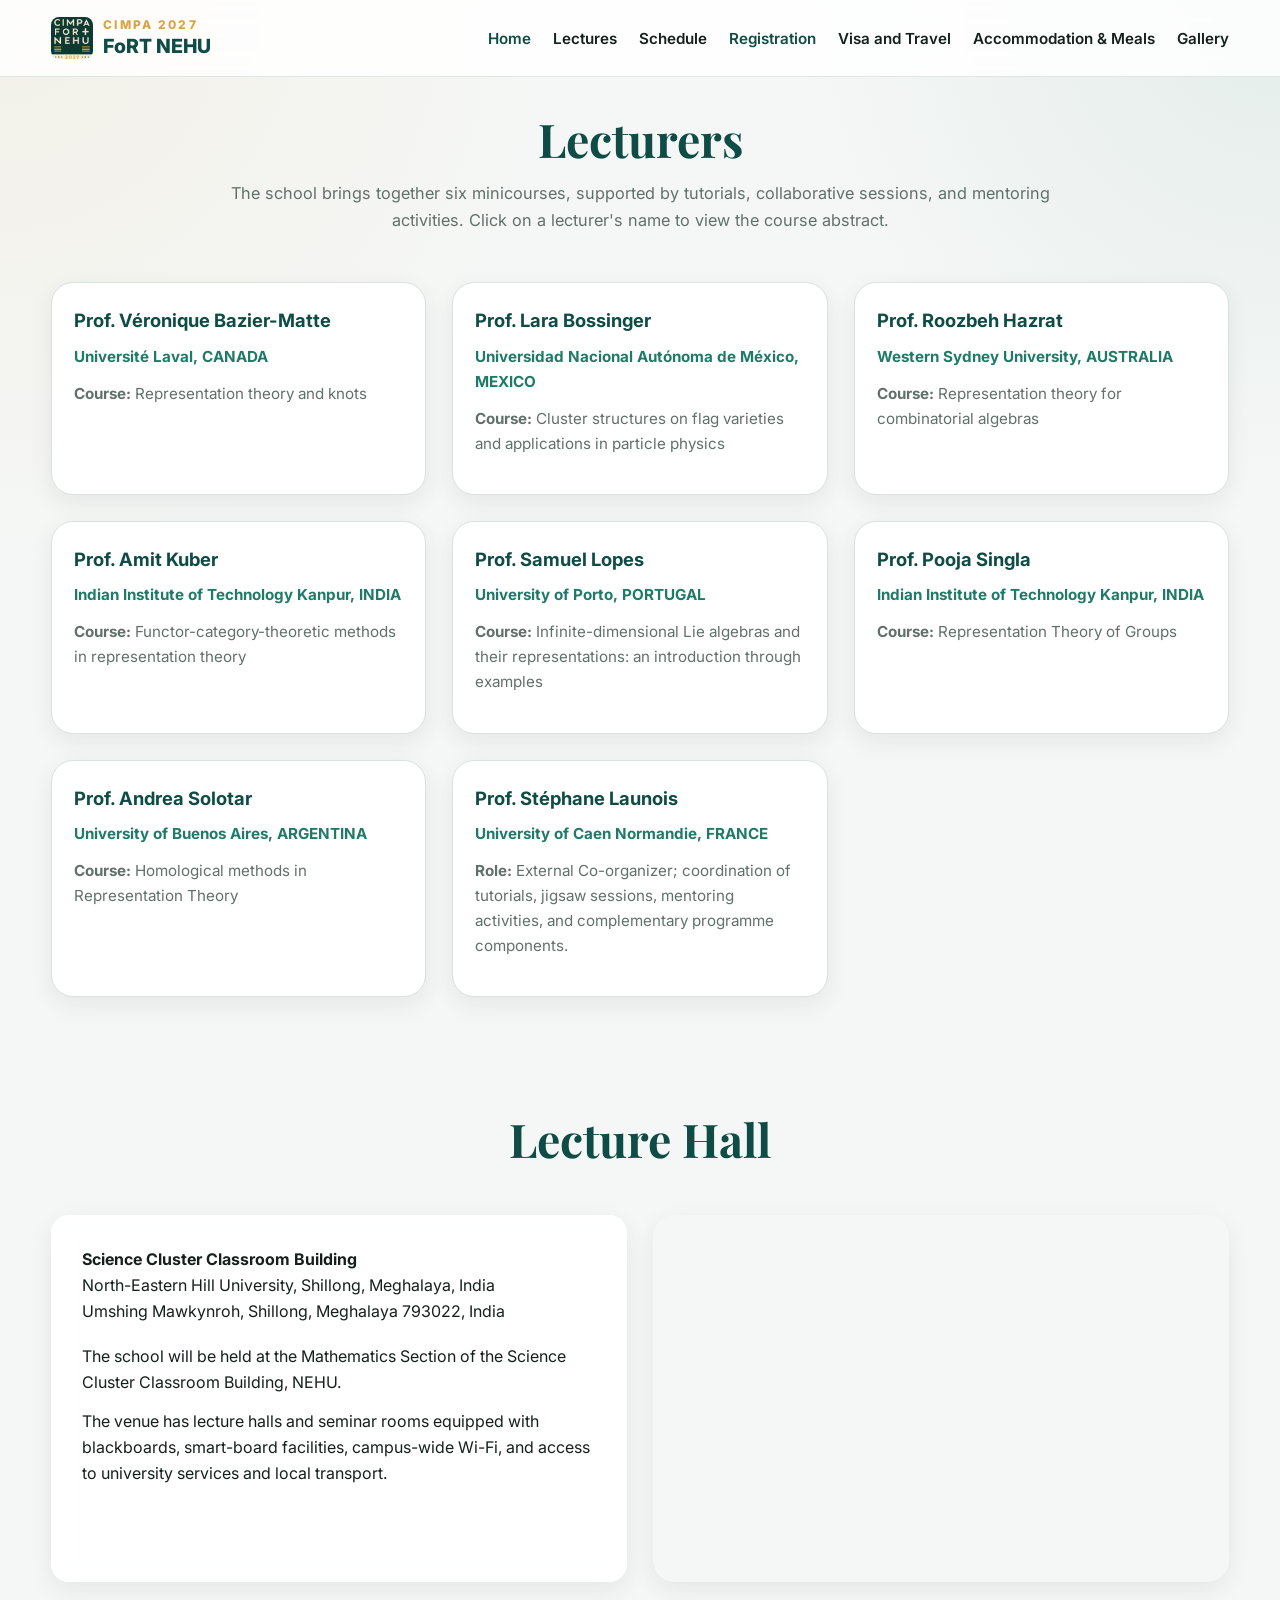
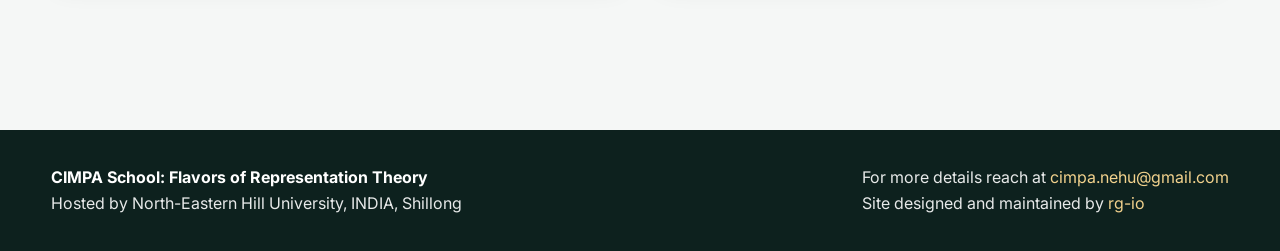
<file: speakers.html>
<!DOCTYPE html>
<html lang="en">

<head>
  <meta charset="UTF-8" />
  <meta name="viewport" content="width=device-width, initial-scale=1.0" />
  <title>Lectures | CIMPA School FoRT NEHU 2027</title>

  <link rel="preconnect" href="https://fonts.googleapis.com">
  <link rel="preconnect" href="https://fonts.gstatic.com" crossorigin>
  <link
    href="https://fonts.googleapis.com/css2?family=Inter:wght@400;500;600;700;800&family=Playfair+Display:wght@700;800&display=swap"
    rel="stylesheet">
  <link rel="icon" type="image/jpeg" href="assets/images/favicon.jpg">
  <link rel="apple-touch-icon" href="assets/images/favicon.jpg">
  <link rel="stylesheet" href="styles.css">
</head>

<body>
    <header>
    <div class="container nav">
      <a class="logo" href="index.html" aria-label="FoRT NEHU home">
        <img class="logo-icon" src="assets/images/favicon.jpg" alt="FoRT NEHU logo">
        <div class="logo-text">
          <span class="logo-top">CIMPA 2027</span>
          <span class="logo-main">FoRT NEHU</span>
        </div>
      </a>

      <button class="menu-toggle" id="menuToggle" type="button" aria-label="Open navigation menu">&#9776;</button>

     <ul class="nav-links" id="navLinks">
        <li><a href="index.html" class="active" aria-current="page">Home</a></li>
        <li><a href="speakers.html">Lectures</a></li>
        <li><a href="schedule.html">Schedule</a></li>
        <li><a href="index.html#registration" class="active" aria-current="page">Registration</a></li>
        <li><a href="travel.html">Visa and Travel</a></li>
        <li><a href="accommodation.html">Accommodation & Meals</a></li>
        <li><a href="gallery.html">Gallery</a></li>
      </ul>
    </div>
  </header>

<main>
<section class="section" id="speakers">
<div class="container">
<div class="section-header">
<h2 class="section-title">Lecturers</h2>
<p class="section-subtitle">
          The school brings together six minicourses, supported by tutorials, collaborative sessions, and mentoring
          activities. Click on a lecturer's name to view the course abstract.
        </p>
</div>
<div class="speakers-grid">
<div aria-label="Open abstract for Véronique Bazier-Matte" class="speaker-card speaker-card--interactive" data-abstract-target="bazier-matte" role="button" tabindex="0">
<div class="speaker-content">
<h3><button class="speaker-name-button" data-abstract-target="bazier-matte" type="button">Prof. Véronique Bazier-Matte</button></h3>
<div class="affiliation">Université Laval, CANADA</div>
<p><strong>Course:</strong> Representation theory and knots</p>
</div>
</div>
<div aria-label="Open abstract for Lara Bossinger" class="speaker-card speaker-card--interactive" data-abstract-target="bossinger" role="button" tabindex="0">
<div class="speaker-content">
<h3><button class="speaker-name-button" data-abstract-target="bossinger" type="button">Prof. Lara Bossinger</button></h3>
<div class="affiliation">Universidad Nacional Autónoma de México, MEXICO</div>
<p><strong>Course:</strong> Cluster structures on flag varieties and applications in particle physics</p>
</div>
</div>
<div aria-label="Open abstract for Roozbeh Hazrat" class="speaker-card speaker-card--interactive" data-abstract-target="hazrat" role="button" tabindex="0">
<div class="speaker-content">
<h3><button class="speaker-name-button" data-abstract-target="hazrat" type="button">Prof. Roozbeh Hazrat</button></h3>
<div class="affiliation">Western Sydney University, AUSTRALIA</div>
<p><strong>Course:</strong> Representation theory for combinatorial algebras</p>
</div>
</div>
<div aria-label="Open abstract for Amit Kuber" class="speaker-card speaker-card--interactive" data-abstract-target="kuber" role="button" tabindex="0">
<div class="speaker-content">
<h3><button class="speaker-name-button" data-abstract-target="kuber" type="button">Prof. Amit Kuber</button></h3>
<div class="affiliation">Indian Institute of Technology Kanpur, INDIA</div>
<p><strong>Course:</strong> Functor-category-theoretic methods in representation theory</p>
</div>
</div>
<div aria-label="Open abstract for Samuel Lopes" class="speaker-card speaker-card--interactive" data-abstract-target="lopes" role="button" tabindex="0">
<div class="speaker-content">
<h3><button class="speaker-name-button" data-abstract-target="lopes" type="button">Prof. Samuel Lopes</button></h3>
<div class="affiliation">University of Porto, PORTUGAL</div>
<p><strong>Course:</strong> Infinite-dimensional Lie algebras and their representations: an introduction
              through examples</p>
</div>
</div>
<div aria-label="Open abstract for Pooja Singla" class="speaker-card speaker-card--interactive" data-abstract-target="singla" role="button" tabindex="0">
<div class="speaker-content">
<h3><button class="speaker-name-button" data-abstract-target="singla" type="button">Prof. Pooja Singla</button></h3>
<div class="affiliation">Indian Institute of Technology Kanpur, INDIA</div>
<p><strong>Course:</strong> Representation Theory of Groups</p>
</div>
</div>
<div aria-label="Open abstract for Andrea Solotar" class="speaker-card speaker-card--interactive" data-abstract-target="solotar" role="button" tabindex="0">
<div class="speaker-content">
<h3><button class="speaker-name-button" data-abstract-target="solotar" type="button">Prof. Andrea Solotar</button></h3>
<div class="affiliation">University of Buenos Aires, ARGENTINA</div>
<p><strong>Course:</strong> Homological methods in Representation Theory</p>
</div>
</div>
<div class="speaker-card">
<div class="speaker-content">
<h3>Prof. Stéphane Launois</h3>
<div class="affiliation">University of Caen Normandie, FRANCE</div>
<p><strong>Role:</strong> External Co-organizer; coordination of tutorials, jigsaw sessions, mentoring
              activities,
              and complementary programme components.</p>
</div>
</div>
</div>
</div>
</section>

<section class="abstract-store" hidden="">
<div class="abstract-item" data-abstract-id="bossinger">
<h3>Lara Bossinger</h3>
<h4>Cluster structures on flag varieties and applications in particle physics</h4>
<p>
        This course introduces cluster algebra structures arising from partial flag varieties
        and explores their applications in particle physics. Topics include total positivity,
        foundations of cluster algebras, cluster structures on partial flag varieties, and
        realizations of configuration spaces in quantum field theory. Applications to
        scattering amplitudes will also be discussed.
      </p>
</div>
<div class="abstract-item" data-abstract-id="lopes">
<h3>Samuel Lopes</h3>
<h4>Infinite-dimensional Lie algebras and their representations: an introduction through examples</h4>
<p>
        This course introduces structural aspects of the representation theory of
        infinite-dimensional Lie algebras through key examples. The focus will be on the
        Heisenberg Lie algebra, the Virasoro algebra, and Lie algebras of infinite matrices
        such as gl(∞) and sl(∞). Connections such as Bosonic Fock space and the
        Boson-Fermion correspondence will be used to illustrate fundamental concepts in
        infinite-dimensional representation theory.
      </p>
</div>
<div class="abstract-item" data-abstract-id="solotar">
<h3>Andrea Solotar</h3>
<h4>Homological methods in representation theory</h4>
<p>
        This lecture series introduces homological tools central to modern representation
        theory. The course discusses Hochschild (co)homology, global dimension, and
        triangulated and derived categories, with particular emphasis on their role in
        studying Han's conjecture, which relates infinite global dimension to infinite
        Hochschild homology. Recent tools such as tau-Hochschild (co)homology will also
        be introduced.
      </p>
</div>
<div class="abstract-item" data-abstract-id="hazrat">
<h3>Roozbeh Hazrat</h3>
<h4>Representation theory for combinatorial algebras</h4>
<p>
        This course focuses on the representation theory of algebras associated with
        combinatorial structures, particularly Kumjian-Pask algebras arising from
        higher-rank graphs. The lectures examine irreducible representations and their
        connections to invariants in symbolic dynamics, illustrating how graph-theoretic
        constructions interact with algebraic representation theory.
      </p>
</div>
<div class="abstract-item" data-abstract-id="bazier-matte">
<h3>Véronique Bazier-Matte</h3>
<h4>Representation theory and knots</h4>
<p>
        This course explores connections between knot theory and cluster algebras via
        representation theory. To a knot diagram one associates a cluster algebra whose
        cluster variables specialize to the Alexander polynomial. The lectures describe
        constructions of indecomposable representations of associated quivers and their
        relation to mutation sequences arising from Reidemeister moves and diagram
        reductions. Symmetry properties of the resulting representations are also discussed.
      </p>
</div>
<div class="abstract-item" data-abstract-id="kuber">
<h3>Amit Kuber</h3>
<h4>Functor-category-theoretic methods in representation theory</h4>
<p>
        This course introduces functor-category methods in representation theory, focusing
        on concepts such as Serre localisation, Krull-Gabriel dimension, duality,
        definable categories, and the Ziegler spectrum. The lectures emphasize the role of
        finitely presented functors and algebraically compact modules in understanding the
        structure and complexity of module categories, especially for bound quiver algebras.
      </p>
</div>
<div class="abstract-item" data-abstract-id="singla">
<h3>Pooja Singla</h3>
<h4>Representation theory of groups</h4>
<p>
        This lecture series develops the representation theory of groups through examples
        from linear groups over finite and p-adic fields. Topics include group algebras,
        irreducible representations, character theory, induction and restriction methods,
        Mackey theory, Clifford theory, and representations of GL<sub>n</sub>(F<sub>q</sub>).
        The course also discusses smooth admissible representations of p-adic groups and
        the Bernstein decomposition.
      </p>
</div>
</section>

<div aria-hidden="true" class="abstract-modal" id="abstractModal">
<div class="abstract-modal__backdrop" data-abstract-close=""></div>
<div aria-labelledby="abstractModalSpeaker" aria-modal="true" class="abstract-modal__dialog" role="dialog">
<button aria-label="Close abstract" class="abstract-modal__close" data-abstract-close="" type="button">×</button>
<h3 class="abstract-modal__speaker" id="abstractModalSpeaker"></h3>
<h4 class="abstract-modal__title" id="abstractModalTitle"></h4>
<div class="abstract-modal__body" id="abstractModalBody"></div>
</div>
</div>
<section class="section" id="lecture-hall">
  <div class="container">
    <div class="section-header">
      <h2 class="section-title">Lecture Hall</h2>
    </div>

    <div class="venue-grid">
      <div class="card">


        <p><strong>Science Cluster Classroom Building</strong></p>

        <p>
          North-Eastern Hill University, Shillong, Meghalaya, India
        </p>

        <p>
          Umshing Mawkynroh, Shillong, Meghalaya 793022, India
        </p>

        <p style="margin-top: 18px;">
          The school will be held at the Mathematics Section of the Science Cluster Classroom Building, NEHU.
        </p>

        <p style="margin-top: 12px;">
          The venue has lecture halls and seminar rooms equipped with blackboards, smart-board facilities, campus-wide Wi-Fi, and access to university services and local transport.
        </p>
      </div>

      <div class="map-box">
        <iframe 
          allowfullscreen="" 
          loading="lazy" 
          src="https://www.google.com/maps?q=North-Eastern%20Hill%20University%20Shillong&amp;output=embed">
        </iframe>
      </div>
    </div>
  </div>
</section>

</main>

  <footer>
    <div class="container footer-content">
      <div>
        <strong>CIMPA School: Flavors of Representation Theory</strong><br/>
        Hosted by North-Eastern Hill University, INDIA, Shillong
      </div>
      <div>
        For more details reach at <a href="mailto:cimpa.nehu@gmail.com">cimpa.nehu@gmail.com</a><br/>
        Site designed and maintained by <a href="https://github.com/rg-io" rel="noopener noreferrer" target="_blank">rg-io</a>
      </div>
    </div>
  </footer>

<script src="assets/js/main.js"></script>
</body>

</html>
</file>
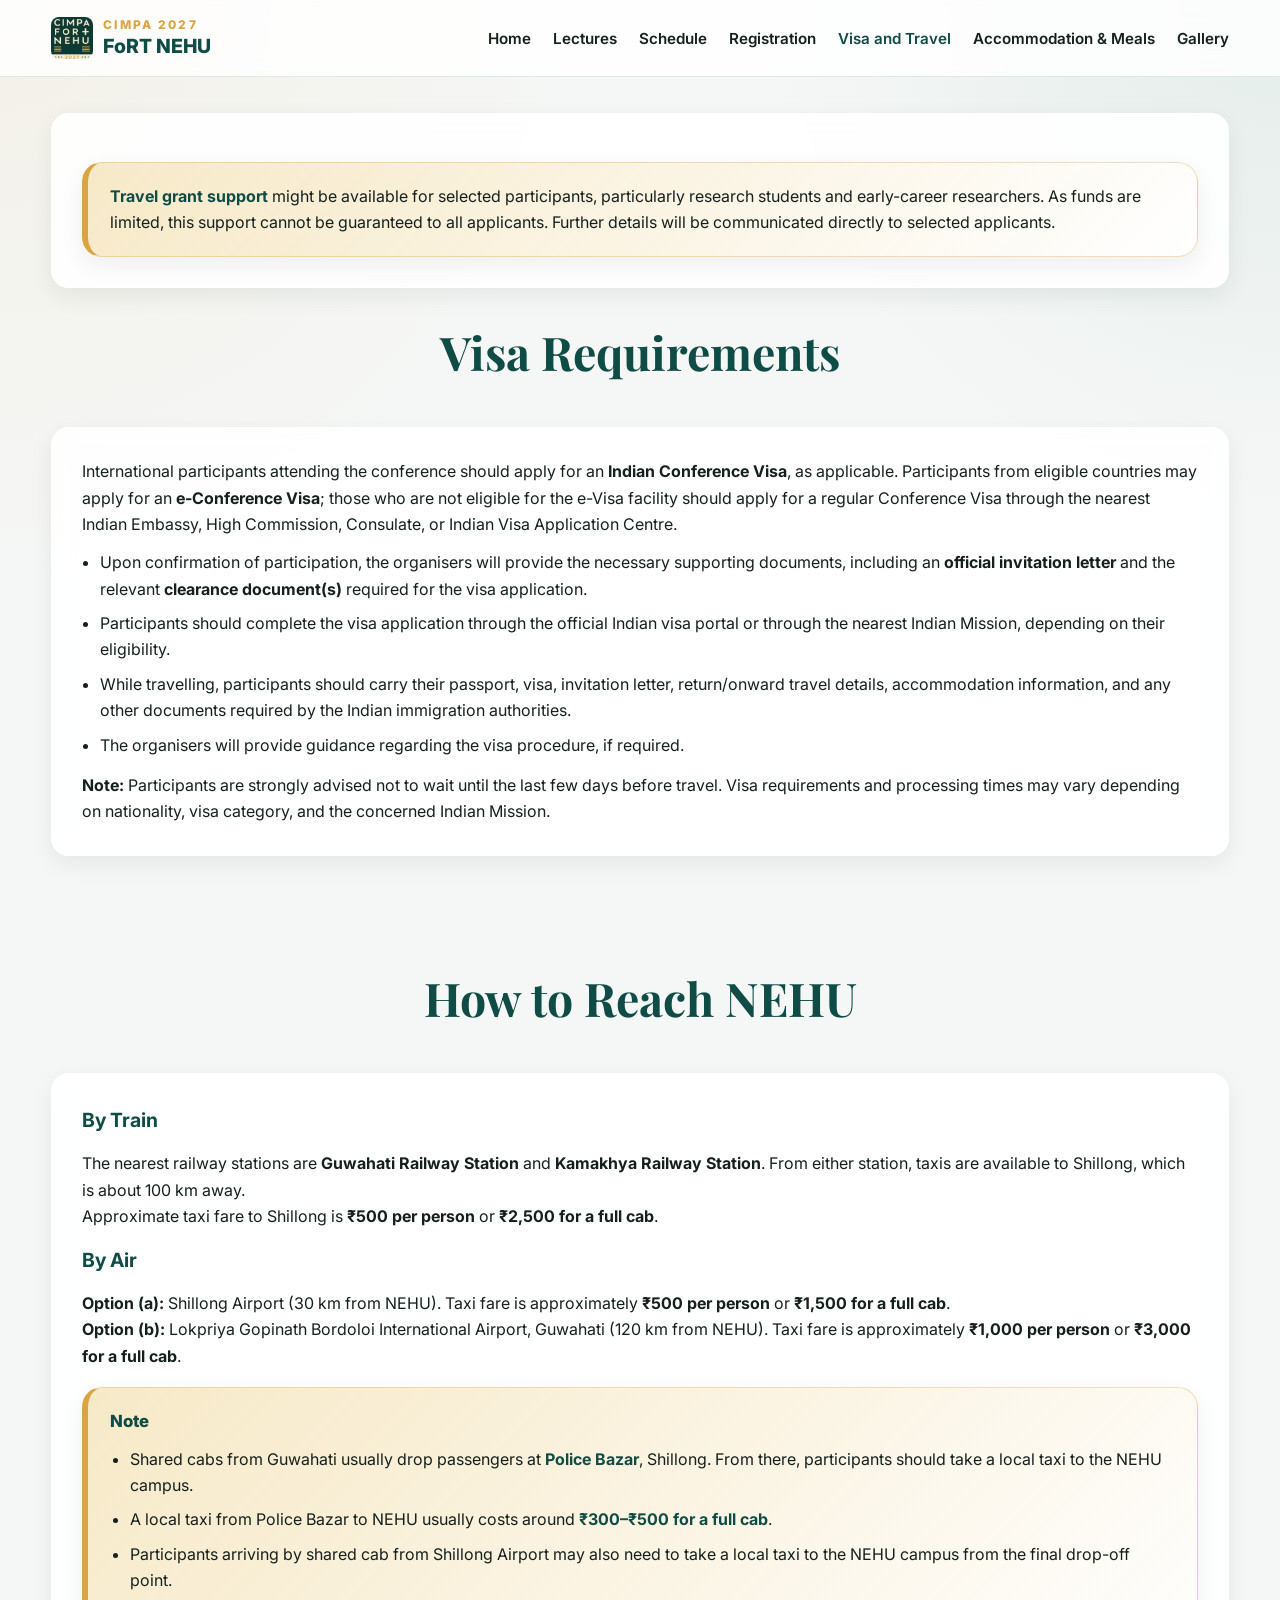
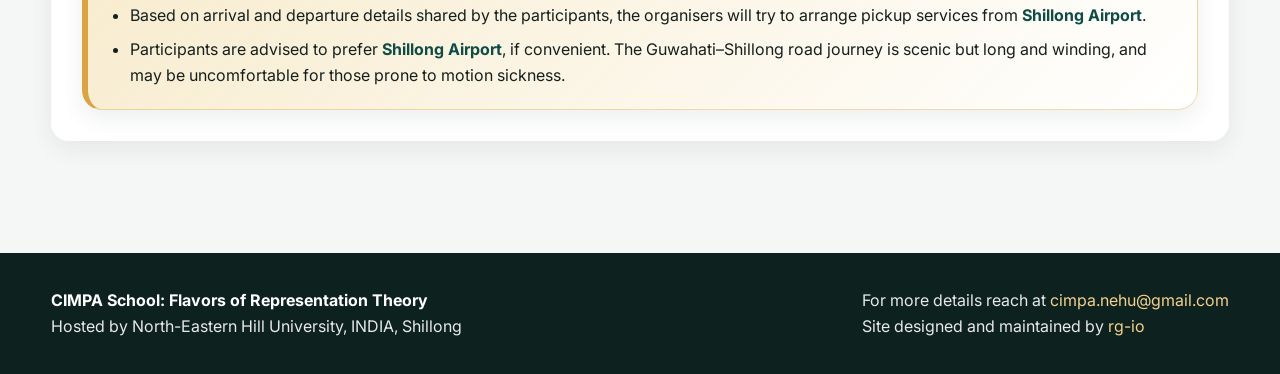
<file: travel.html>
<!DOCTYPE html>
<html lang="en">

<head>
  <meta charset="UTF-8" />
  <meta name="viewport" content="width=device-width, initial-scale=1.0" />
  <title>Travel | CIMPA School FoRT NEHU 2027</title>

  <link rel="preconnect" href="https://fonts.googleapis.com">
  <link rel="preconnect" href="https://fonts.gstatic.com" crossorigin>
  <link
    href="https://fonts.googleapis.com/css2?family=Inter:wght@400;500;600;700;800&family=Playfair+Display:wght@700;800&display=swap"
    rel="stylesheet">
  <link rel="icon" type="image/jpeg" href="assets/images/favicon.jpg">
  <link rel="apple-touch-icon" href="assets/images/favicon.jpg">
  <link rel="stylesheet" href="styles.css">
</head>

<body>
    <header>
    <div class="container nav">
      <a class="logo" href="index.html" aria-label="FoRT NEHU home">
        <img class="logo-icon" src="assets/images/favicon.jpg" alt="FoRT NEHU logo">
        <div class="logo-text">
          <span class="logo-top">CIMPA 2027</span>
          <span class="logo-main">FoRT NEHU</span>
        </div>
      </a>

      <button class="menu-toggle" id="menuToggle" type="button" aria-label="Open navigation menu">&#9776;</button>

      <ul class="nav-links" id="navLinks">
        <li><a href="index.html">Home</a></li>
        <li><a href="speakers.html">Lectures</a></li>
        <li><a href="schedule.html">Schedule</a></li>
        <li><a href="index.html#registration">Registration</a></li>
        <li><a href="travel.html" class="active" aria-current="page">Visa and Travel</a></li>
        <li><a href="accommodation.html">Accommodation & Meals</a></li>
        <li><a href="gallery.html">Gallery</a></li>
      </ul>
    </div>
  </header>

<main>


<section class="section" id="travel-grant">
  <div class="container">
    <div class="card">
      <div class="travel-note">
        <p>
          <strong>Travel grant support</strong> might be available for selected participants, particularly research students and early-career researchers. 
          As funds are limited, this support cannot be guaranteed to all applicants. Further details will be communicated directly to selected applicants.
        </p>
      </div>
    </div>
  </div>
</section>


<section class="section" id="visa">
  <div class="container">
    <div class="section-header">
      <h2 class="section-title">Visa Requirements</h2>
    
    </div>

    <div class="card">
      <p>
        International participants attending the conference should apply for an
        <strong>Indian Conference Visa</strong>, as applicable. Participants from eligible
        countries may apply for an <strong>e-Conference Visa</strong>; those who are not
        eligible for the e-Visa facility should apply for a regular Conference Visa through
        the nearest Indian Embassy, High Commission, Consulate, or Indian Visa Application Centre.
      </p>

      <ul>
        <li>
          Upon confirmation of participation, the organisers will provide the necessary
          supporting documents, including an <strong>official invitation letter</strong> and
          the relevant <strong>clearance document(s)</strong> required for the visa application.
        </li>

        <li>
          Participants should complete the visa application through the official Indian visa
          portal or through the nearest Indian Mission, depending on their eligibility.
        </li>

        <li>
          While travelling, participants should carry their passport, visa, invitation letter,
          return/onward travel details, accommodation information, and any other documents
          required by the Indian immigration authorities.
        </li>

        <li>
          The organisers will provide guidance regarding the visa procedure, if required.
        </li>
      </ul>

      <p style="margin-top:14px;">
        <strong>Note:</strong> Participants are strongly advised not to wait until the last
        few days before travel. Visa requirements and processing times may vary depending on
        nationality, visa category, and the concerned Indian Mission.
      </p>
    </div>
  </div>
</section>



<section class="section" id="how-to-reach">
  <div class="container">
    <div class="section-header">
      <h2 class="section-title">How to Reach NEHU</h2>
    </div>

    <div class="card">
      <h3>By Train</h3>
      <p>
        The nearest railway stations are <strong>Guwahati Railway Station</strong> and
        <strong>Kamakhya Railway Station</strong>. From either station, taxis are available
        to Shillong, which is about 100 km away.
      </p>
      <p style ="margin-bottom: 14px;">
        Approximate taxi fare to Shillong is <strong>₹500 per person</strong> or
        <strong>₹2,500 for a full cab</strong>.
      </p>

      <h3>By Air</h3>
      <p>
        <strong>Option (a):</strong> Shillong Airport (30 km from NEHU). Taxi fare is
        approximately <strong>₹500 per person</strong> or <strong>₹1,500 for a full cab</strong>.
        
      </p>
      <p>
        <strong>Option (b):</strong> Lokpriya Gopinath Bordoloi International Airport,
        Guwahati (120 km from NEHU). Taxi fare is approximately
        <strong>₹1,000 per person</strong> or <strong>₹3,000 for a full cab</strong>.
      </p>

      <div class="travel-note">
        <h4>Note</h4>
        <ul>
          <li>Shared cabs from Guwahati usually drop passengers at <strong>Police Bazar</strong>, Shillong. From there, participants should take a local taxi to the NEHU campus.</li>
          <li>A local taxi from Police Bazar to NEHU usually costs around <strong>₹300–₹500 for a full cab</strong>.</li>
          <li>Participants arriving by shared cab from Shillong Airport may also need to take a local taxi to the NEHU campus from the final drop-off point.</li>
          <li>Based on arrival and departure details shared by the participants, the organisers will try to arrange pickup services from <strong>Shillong Airport</strong>.</li>
          <li>Participants are advised to prefer <strong>Shillong Airport</strong>, if convenient. The Guwahati–Shillong road journey is scenic but long and winding, and may be uncomfortable for those prone to motion sickness.</li>
        </ul>
      </div>
    </div>
  </div>
</section>


</main>

  <footer>
    <div class="container footer-content">
      <div>
        <strong>CIMPA School: Flavors of Representation Theory</strong><br/>
        Hosted by North-Eastern Hill University, INDIA, Shillong
      </div>
      <div>
        For more details reach at <a href="mailto:cimpa.nehu@gmail.com">cimpa.nehu@gmail.com</a><br/>
        Site designed and maintained by <a href="https://github.com/rg-io" rel="noopener noreferrer" target="_blank">rg-io</a>
      </div>
    </div>
  </footer>

<script src="assets/js/main.js"></script>
</body>

</html>
</file>
<file: styles.css>
:root {
  --primary: #0f4c45;
  --primary-deep: #0a3833;
  --secondary: #1f7a68;
  --accent: #d9a441;
  --accent-soft: #f4e2b5;
  --light: #f5f7f6;
  --white: #ffffff;
  --dark: #15201d;
  --muted: #61706b;
  --border: #d8e2de;
  --card: rgba(255, 255, 255, 0.9);
  --shadow-sm: 0 8px 24px rgba(12, 35, 30, 0.07);
  --shadow-md: 0 18px 40px rgba(12, 35, 30, 0.12);
  --radius: 18px;
  --radius-lg: 24px;
  --max-width: 1180px;
  --section-space: 88px;
}

* {
  box-sizing: border-box;
  margin: 0;
  padding: 0;
}

html {
  scroll-behavior: smooth;
}

body {
  font-family: "Inter", Arial, sans-serif;
  line-height: 1.65;
  color: var(--dark);
  background:
    radial-gradient(circle at top left, rgba(217, 164, 65, 0.08), transparent 25%),
    radial-gradient(circle at top right, rgba(31, 122, 104, 0.08), transparent 22%),
    var(--light);
}

img {
  display: block;
  max-width: 100%;
}

a {
  color: var(--secondary);
  text-decoration: none;
}

.container {
  width: min(92%, var(--max-width));
  margin: 0 auto;
}

.section {
  position: relative;
  padding: 36px 0 var(--section-space);
}

section#committee {
  padding-bottom: 10px;
}

section#travel-grant {
  padding-bottom: 10px;
}

section#sponsors {
  padding-top: 0;
}

.section-badge {
  display: inline-block;
  margin-bottom: 16px;
  padding: 7px 14px;
  border-radius: 999px;
  background: rgba(15, 76, 69, 0.08);
  color: var(--primary);
  font-size: 0.82rem;
  font-weight: 700;
  letter-spacing: 0.04em;
  text-transform: uppercase;
}

.section-header {
  max-width: 840px;
  margin: 0 auto 48px;
  text-align: center;
}

.section-title {
  margin-bottom: 14px;
  font-family: "Playfair Display", serif;
  font-size: clamp(2rem, 4vw, 2.9rem);
  line-height: 1.15;
  color: var(--primary);
}

.section-subtitle {
  margin: 0 auto 48px;
  font-size: 1.02rem;
  color: var(--muted);
}

.card,
.glass-card {
  background: var(--card);
  border: 1px solid rgba(255, 255, 255, 0.6);
  border-radius: var(--radius);
  box-shadow: var(--shadow-sm);
  backdrop-filter: blur(10px);
}

.card {
  padding: 30px;
}

.card h3 {
  margin-bottom: 14px;
  font-size: 1.22rem;
  color: var(--primary);
}

.card p,
.card li {
  color: var(--dark);
}

.card ul {
  display: grid;
  gap: 8px;
  margin-top: 12px;
  padding-left: 18px;
}

/* Header */
header {
  position: sticky;
  top: 0;
  z-index: 1000;
  background: rgba(255, 255, 255, 0.84);
  border-bottom: 1px solid rgba(216, 226, 222, 0.8);
  backdrop-filter: blur(14px);
}

.nav {
  display: flex;
  align-items: center;
  justify-content: space-between;
  gap: 24px;
  min-height: 76px;
}

.logo {
  display: flex;
  align-items: center;
  gap: 10px;
  line-height: 1.05;
  color: var(--primary);
}

.logo-icon {
  width: 42px;
  height: 42px;
  border-radius: 8px;
  object-fit: cover;
}

.logo-text {
  display: block;
}

.logo-top {
  display: block;
  margin-bottom: 4px;
  font-size: 0.75rem;
  font-weight: 800;
  letter-spacing: 0.18em;
  text-transform: uppercase;
  color: var(--accent);
}

.logo-main {
  font-size: 1.22rem;
  font-weight: 800;
}

.nav-links {
  display: flex;
  align-items: center;
  gap: 22px;
  list-style: none;
}

.nav-links a {
  font-size: 0.95rem;
  font-weight: 600;
  color: var(--dark);
  transition: color 0.2s ease;
}

.nav-links a:hover {
  color: var(--primary);
}

.menu-toggle {
  display: none;
  border: none;
  background: none;
  font-size: 1.7rem;
  color: var(--primary);
  cursor: pointer;
}

/* Hero Carousel */
.hero {
  position: relative;
  display: flex;
  align-items: center;
  min-height: 88vh;
  padding: 110px 0 90px;
  overflow: hidden;
  color: var(--white);
}

.hero-carousel {
  position: absolute;
  inset: 0;
  z-index: 1;
}

.hero-slide {
  position: absolute;
  inset: 0;
  background-position: center;
  background-size: cover;
  opacity: 0;
  transform: scale(1.03);
  transition: opacity 1s ease, transform 6s ease;
}

.hero-slide.active {
  opacity: 1;
  transform: scale(1);
}

.hero-overlay {
  position: absolute;
  inset: 0;
  z-index: 2;
  background:
    linear-gradient(120deg, rgba(7, 30, 27, 0.72), rgba(15, 76, 69, 0.58)),
    linear-gradient(to bottom, rgba(0, 0, 0, 0.14), rgba(0, 0, 0, 0.25));
}

.hero-wrap {
  position: relative;
  z-index: 3;
  width: 100%;
  max-width: 1100px;
  margin: 0 auto;
}

.hero-content {
  position: relative;
  z-index: 2;
  max-width: 1000px;
  margin: 0 auto;
  text-align: center;
}


.hero-banner-logo {
  display: none;
}

.cimpa-school-btn {
  display: none;
}

.hero-kicker {
  display: inline-block;
  margin-bottom: 14px;
  padding: 8px 16px;
  border: 1px solid rgba(255, 255, 255, 0.18);
  border-radius: 999px;
  background: rgba(255, 255, 255, 0.14);
  color: #f4d48a;
  font-size: 0.84rem;
  font-weight: 800;
  letter-spacing: 0.08em;
  text-transform: uppercase;
}

.hero-badge {
  display: inline-block;
  margin-bottom: 16px;
  padding: 8px 18px;
  border-radius: 999px;
  background: rgba(15, 76, 69, 0.25);
  border: 1px solid rgba(255, 255, 255, 0.2);
  color: var(--accent);
  font-size: 0.9rem;
  font-weight: 700;
  letter-spacing: 0.05em;
  text-transform: uppercase;
}

.hero-title-single {
  margin-bottom: 14px;
  font-family: "Playfair Display", serif;
  font-size: clamp(2.8rem, 5vw, 4.7rem);
  line-height: 1.08;
  letter-spacing: -0.03em;
  color: #ffffff;
  white-space: nowrap;
}

.hero-subtitle-line {
  margin-bottom: 18px;
  font-size: 1.18rem;
  font-weight: 600;
  color: rgba(255, 255, 255, 0.92);
}

.hero-description {
  max-width: 820px;
  margin: 0 auto 28px;
  font-size: 1.06rem;
  line-height: 1.8;
  color: rgba(255, 255, 255, 0.9);
}

.hero-content p {
  max-width: 760px;
  margin: 0 auto 26px;
  font-size: 1.05rem;
  color: rgba(255, 255, 255, 0.94);
}

.hero-meta {
  display: flex;
  flex-wrap: wrap;
  justify-content: center;
  gap: 12px;
  margin-bottom: 28px;
}

.hero-meta span {
  padding: 11px 16px;
  border: 1px solid rgba(255, 255, 255, 0.16);
  border-radius: 999px;
  background: rgba(255, 255, 255, 0.12);
  font-size: 0.95rem;
  font-weight: 600;
}

.hero-buttons {
  display: flex;
  flex-wrap: wrap;
  justify-content: center;
  gap: 14px;
  margin-bottom: 18px;
}

.btn {
  display: inline-flex;
  align-items: center;
  justify-content: center;
  min-width: 168px;
  padding: 13px 22px;
  border: 1.5px solid transparent;
  border-radius: 999px;
  font-weight: 700;
  transition: 0.25s ease;
}

.btn-primary {
  background: var(--accent);
  color: #232323;
  box-shadow: 0 10px 20px rgba(217, 164, 65, 0.25);
}

.btn-primary:hover {
  transform: translateY(-2px);
}

.btn-secondary {
  background: rgba(255, 255, 255, 0.08);
  border-color: rgba(255, 255, 255, 0.35);
  color: var(--white);
}

.btn-secondary:hover {
  background: rgba(255, 255, 255, 0.14);
}

.hero-note {
  font-size: 0.96rem;
  font-weight: 600;
  color: #f3dfb0;
}

.hero-arrow {
  position: absolute;
  top: 50%;
  z-index: 4;
  width: 48px;
  height: 48px;
  border: none;
  border-radius: 50%;
  background: rgba(255, 255, 255, 0.18);
  color: white;
  font-size: 2rem;
  cursor: pointer;
  transform: translateY(-50%);
  backdrop-filter: blur(4px);
}

.hero-arrow:hover {
  background: rgba(255, 255, 255, 0.28);
}

.hero-arrow-left {
  left: 24px;
}

.hero-arrow-right {
  right: 24px;
}

.hero-dots {
  position: absolute;
  bottom: 28px;
  left: 50%;
  z-index: 4;
  display: flex;
  gap: 10px;
  transform: translateX(-50%);
}

.hero-dot {
  width: 12px;
  height: 12px;
  border-radius: 50%;
  background: rgba(255, 255, 255, 0.45);
  cursor: pointer;
  transition: background 0.3s ease, transform 0.3s ease;
}

.hero-dot.active {
  background: white;
  transform: scale(1.15);
}

/* Gallery Carousel */
.gallery-carousel-wrap {
  position: relative;
  width: 100%;
  max-width: 920px;
  margin: 0 auto;
  aspect-ratio: 16 / 9;
  border-radius: 24px;
  overflow: hidden;
  box-shadow: var(--shadow-md);
}

.gallery-carousel {
  position: relative;
  width: 100%;
  height: 100%;
}

.gallery-slide {
  position: absolute;
  inset: 0;
  background-position: center;
  background-size: cover;
  opacity: 0;
  transform: scale(1.02);
  transition: opacity 1s ease, transform 6s ease;
}

.gallery-slide.active {
  opacity: 1;
  transform: scale(1);
}

.gallery-arrow {
  position: absolute;
  top: 50%;
  z-index: 10;
  width: 46px;
  height: 46px;
  border: none;
  border-radius: 50%;
  background: rgba(255, 255, 255, 0.22);
  color: white;
  font-size: 1.8rem;
  cursor: pointer;
  transform: translateY(-50%);
  backdrop-filter: blur(4px);
  transition: background 0.3s ease;
}

.gallery-arrow:hover {
  background: rgba(255, 255, 255, 0.35);
}

.gallery-arrow-left {
  left: 20px;
}

.gallery-arrow-right {
  right: 20px;
}

.gallery-dots {
  position: absolute;
  bottom: 22px;
  left: 50%;
  z-index: 10;
  display: flex;
  gap: 10px;
  transform: translateX(-50%);
}

.gallery-dot {
  width: 12px;
  height: 12px;
  border-radius: 50%;
  background: rgba(255, 255, 255, 0.45);
  cursor: pointer;
  transition: background 0.3s ease, transform 0.3s ease;
}

.gallery-dot.active {
  background: white;
  transform: scale(1.15);
}

/* Layout Blocks */
.highlights-grid {
  display: grid;
  grid-template-columns: repeat(4, 1fr);
  gap: 22px;
}

.highlight-card {
  padding: 28px 24px;
  text-align: center;
}

.highlight-card .number {
  margin-bottom: 8px;
  font-size: 2rem;
  font-weight: 800;
  color: var(--primary);
}

.highlight-card h3 {
  margin-bottom: 8px;
  font-size: 1.06rem;
  color: var(--dark);
}

.highlight-card p {
  font-size: 0.95rem;
  color: var(--muted);
}

.about-grid {
  display: grid;
  grid-template-columns: 1.25fr 0.75fr;
  gap: 26px;
  align-items: stretch;
}

.speakers-grid {
  display: grid;
  grid-template-columns: repeat(3, 1fr);
  gap: 26px;
}

.speaker-card {
  display: flex;
  flex-direction: column;
  min-height: auto;
  overflow: hidden;
  background: var(--white);
  border: 1px solid var(--border);
  border-radius: 22px;
  box-shadow: var(--shadow-sm);
}

.speaker-image.placeholder {
  position: relative;
  display: flex;
  align-items: center;
  justify-content: center;
  height: 220px;
  background:
    linear-gradient(135deg, rgba(15, 76, 69, 0.14), rgba(217, 164, 65, 0.18)),
    linear-gradient(180deg, #eef3f1, #f8faf9);
}

.speaker-image.placeholder::before {
  content: "";
  position: absolute;
  top: 44px;
  width: 92px;
  height: 92px;
  border: 3px solid rgba(15, 76, 69, 0.22);
  border-radius: 50%;
  background: rgba(255, 255, 255, 0.45);
}

.speaker-image.placeholder::after {
  content: "";
  position: absolute;
  bottom: 36px;
  width: 148px;
  height: 78px;
  border: 3px solid rgba(15, 76, 69, 0.18);
  border-radius: 80px 80px 18px 18px;
  background: rgba(255, 255, 255, 0.36);
}

.speaker-content {
  display: flex;
  flex: 1;
  flex-direction: column;
  padding: 22px 22px 24px;
}

.speaker-content h3 {
  margin-bottom: 8px;
  font-size: 1.15rem;
  color: var(--primary);
}

.speaker-name-button {
  padding: 0;
  border: none;
  background: none;
  color: inherit;
  font: inherit;
  font-weight: 700;
  text-align: left;
  cursor: pointer;
  transition: color 0.2s ease;
}

.speaker-name-button:hover,
.speaker-name-button:focus-visible {
  color: var(--secondary);
}

.speaker-name-button:focus-visible {
  outline: 2px solid rgba(31, 122, 104, 0.35);
  outline-offset: 4px;
  border-radius: 6px;
}

.speaker-content .affiliation {
  margin-bottom: 12px;
  font-size: 0.95rem;
  font-weight: 700;
  color: var(--secondary);
}

.speaker-content p {
  margin-bottom: 14px;
  font-size: 0.95rem;
  color: var(--muted);
}

.speaker-tag {
  display: inline-block;
  align-self: flex-start;
  margin-top: auto;
  padding: 8px 12px;
  border-radius: 999px;
  background: rgba(15, 76, 69, 0.08);
  font-size: 0.83rem;
  font-weight: 700;
  color: var(--primary);
}

.abstract-modal {
  position: fixed;
  inset: 0;
  z-index: 1200;
  display: none;
  align-items: center;
  justify-content: center;
  padding: 24px;
}

.abstract-modal.is-open {
  display: flex;
}

.abstract-modal__backdrop {
  position: absolute;
  inset: 0;
  background: rgba(10, 25, 23, 0.62);
  backdrop-filter: blur(4px);
}

.abstract-modal__dialog {
  position: relative;
  z-index: 1;
  width: min(760px, 100%);
  max-height: min(88vh, 900px);
  overflow-y: auto;
  padding: 34px 30px 28px;
  background: var(--white);
  border: 1px solid rgba(216, 226, 222, 0.95);
  border-radius: 24px;
  box-shadow: var(--shadow-md);
}

.abstract-modal__close {
  position: absolute;
  top: 16px;
  right: 16px;
  width: 40px;
  height: 40px;
  border: none;
  border-radius: 50%;
  background: rgba(15, 76, 69, 0.08);
  color: var(--primary);
  font-size: 1.8rem;
  line-height: 1;
  cursor: pointer;
}

.abstract-modal__eyebrow {
  margin-bottom: 10px;
  font-size: 0.8rem;
  font-weight: 800;
  letter-spacing: 0.08em;
  text-transform: uppercase;
  color: var(--secondary);
}

.abstract-modal__speaker {
  margin-bottom: 8px;
  padding-right: 44px;
  font-family: "Playfair Display", serif;
  font-size: clamp(1.7rem, 3vw, 2.2rem);
  line-height: 1.15;
  color: var(--primary);
}

.abstract-modal__title {
  margin-bottom: 18px;
  font-size: 1.08rem;
  font-weight: 700;
  color: var(--dark);
}

.abstract-modal__body p {
  font-size: 1rem;
  line-height: 1.8;
  color: var(--muted);
}

body.modal-open {
  overflow: hidden;
}

/* Schedule */
.schedule-tabs {
  display: grid;
  grid-template-columns: 1fr 1fr;
  gap: 24px;
  margin-top: 10px;
}

.schedule-card {
  overflow: hidden;
  background: var(--white);
  border: 1px solid var(--border);
  border-radius: 20px;
  box-shadow: var(--shadow-sm);
}

.schedule-card-header {
  padding: 18px 22px;
  background: linear-gradient(90deg, var(--primary), var(--secondary));
  color: var(--white);
}

.schedule-card-header h3 {
  margin-bottom: 4px;
  font-size: 1.2rem;
}

.schedule-card-header p {
  font-size: 0.92rem;
  color: rgba(255, 255, 255, 0.88);
}

.schedule-body {
  padding: 22px;
}

.schedule-list {
  display: grid;
  gap: 12px;
  list-style: none;
}

.schedule-list li {
  padding: 12px 14px;
  background: #f8fbfa;
  border: 1px solid #edf3f0;
  border-radius: 14px;
  font-size: 0.95rem;
  color: var(--dark);
}

.schedule-note {
  margin-top: 26px;
  padding: 18px 20px;
  background: rgba(217, 164, 65, 0.08);
  border: 1px solid rgba(217, 164, 65, 0.22);
  border-radius: 18px;
  font-size: 0.95rem;
  color: #5a4a22;
}

.schedule-block {
  margin-top: 18px;
  margin-bottom: 40px;
}

.schedule-week-title {
  margin-bottom: 14px;
  font-size: 1.35rem;
  font-weight: 800;
  color: var(--primary);
}

.schedule-table-wrap {
  overflow-x: auto;
  background: var(--white);
  border: 1px solid var(--border);
  border-radius: 20px;
  box-shadow: var(--shadow-sm);
}

.schedule-grid {
  width: 100%;
  min-width: 920px;
  border-collapse: collapse;
}

.schedule-grid th,
.schedule-grid td {
  padding: 14px 12px;
  border: 1px solid var(--border);
  text-align: center;
  vertical-align: middle;
  font-size: 0.94rem;
}

.schedule-grid thead th {
  background: linear-gradient(90deg, var(--primary), var(--secondary));
  color: var(--white);
  font-weight: 700;
}

.schedule-grid tbody td:first-child,
.schedule-grid thead th:first-child {
  font-weight: 700;
  text-align: center;
  white-space: nowrap;
}

.schedule-grid tbody tr:nth-child(even) {
  background: #fafcfb;
}

.schedule-grid td:empty::after {
  content: "—";
  color: #b7c3be;
}

/* Registration */
#registration {
  position: relative;
  margin-bottom: 60px;
  background:
    linear-gradient(135deg, rgba(10, 56, 51, 0.72), rgba(31, 122, 104, 0.68)),
    url("https://images.unsplash.com/photo-1609276804051-8c5e906cc430?q=80&w=774&auto=format&fit=crop&ixlib=rb-4.0.0&ixid=M3wxMjA3fDB8MHxwaG90by1wYWdlfHx8fGVufDB8fHx8fA%3D%3D");
  background-position: center;
  background-repeat: no-repeat;
  background-size: cover;
}

#registration .section-header,
#registration .section-title,
#registration .section-subtitle {
  color: var(--white);
}

.registration-box {
  width: 100%;
  max-width: 820px;
  margin: 0 auto;
  padding: 54px 42px;
  background: rgba(255, 255, 255, 0.1);
  border: 1px solid rgba(255, 255, 255, 0.18);
  border-radius: 28px;
  box-shadow: var(--shadow-md);
  backdrop-filter: blur(10px);
  text-align: center;
  color: var(--white);
}

.registration-box h3 {
  margin-bottom: 18px;
  font-family: "Playfair Display", serif;
  font-size: clamp(2rem, 4vw, 2.8rem);
  font-weight: 700;
  color: var(--white);
}

.registration-box p {
  max-width: 760px;
  margin: 0 auto 28px;
  font-size: 1.02rem;
  line-height: 1.75;
  color: rgba(255, 255, 255, 0.94);
}

.registration-box .btn {
  margin: 0 auto;
}

.registration-link {
  color: var(--accent);
  font-weight: 600;
  text-decoration: underline;
  transition: 0.25s ease;
}

.registration-link:hover {
  color: #f4c856;
  text-decoration-thickness: 2px;
}

/* Visa & Travel */
#visa {
  padding-top: 28px;
}

#how-to-reach {
  padding-top: 28px;
}

/* Venue */
#lecture-hall {
  position: relative;
  margin-bottom: 60px;
  padding-top: 28px;
  background: transparent;
}

#lecture-hall .section-title {
  color: var(--primary);
}

#lecture-hall .section-subtitle {
  color: var(--muted);
}

.venue-grid {
  display: grid;
  grid-template-columns: 1fr 1fr;
  gap: 26px;
}

.map-box iframe {
  width: 100%;
  height: 100%;
  min-height: 360px;
  border: 0;
  border-radius: 22px;
  box-shadow: var(--shadow-sm);
}

/* Accommodation */
#accommodation {
  position: relative;
  background: transparent;
  padding-bottom: 18px;
}

#meals {
  padding-top: 18px;
}

#accommodation .section-title {
  color: var(--primary);
}

#accommodation .section-subtitle {
  color: var(--muted);
}

.guesthouse-image {
  position: relative;
  border-radius: 22px;
  overflow: hidden;
  box-shadow: var(--shadow-sm);
  margin-top: 20px;
}

.guesthouse-image img {
  display: block;
  width: 100%;
  height: auto;
  aspect-ratio: 16/9;
  object-fit: cover;
}

.guesthouse-image::after {
  content: attr(data-caption);
  position: absolute;
  left: 0;
  right: 0;
  bottom: 0;
  padding: 18px 22px;
  background: rgba(15, 76, 69, 0.75);
  color: var(--white);
  font-weight: 700;
  font-size: 1rem;
}

.restaurant-grid {
  display: grid;
  grid-template-columns: repeat(auto-fit, minmax(240px, 1fr));
  gap: 24px;
}

.restaurant-card {
  padding: 20px;
  background: var(--white);
  border: 1px solid var(--border);
  border-radius: 18px;
  box-shadow: var(--shadow-sm);
}

.restaurant-card h4 {
  margin-top: 18px;
  margin-bottom: 12px;
  font-size: 1.05rem;
  color: var(--primary);
}

.restaurant-card p {
  margin: 0;
  font-size: 0.95rem;
  line-height: 1.6;
  color: var(--muted);
}

.restaurant-image {
  position: relative;
  border-radius: 22px;
  overflow: hidden;
  box-shadow: var(--shadow-sm);
  margin-top: 16px;
  min-height: 180px;
  background: rgba(15, 76, 69, 0.08);
}

.restaurant-image img {
  display: block;
  width: 100%;
  height: 100%;
  object-fit: cover;
}

/* Committees */
.organizers-grid {
  display: grid;
  grid-template-columns: repeat(2, 1fr);
  gap: 24px;
}

.organizer-card {
  padding: 24px;
  background: var(--white);
  border: 1px solid var(--border);
  border-radius: 18px;
  box-shadow: var(--shadow-sm);
}

.organizer-card h3 {
  margin-bottom: 8px;
  font-size: 1.12rem;
  color: var(--primary);
}

.organizer-card p {
  margin-bottom: 6px;
  font-size: 0.96rem;
  color: var(--muted);
}

/* Sponsors */
.sponsors-grid {
  display: flex;
  justify-content: center;
  align-items: center;
  gap: 30px;
  margin: 30px 0;
}

.sponsor-card {
  display: flex;
  align-items: center;
  justify-content: center;
  min-width: 180px;
}

.sponsor-link {
  display: inline-flex;
  align-items: center;
  justify-content: center;
  min-height: 140px;
  padding: 16px 22px;
  background: #f7faf8;
  border: 1px solid rgba(216, 226, 222, 0.95);
  border-radius: 18px;
}

.sponsor-logo {
  height: 120px;
  width: auto;
  max-width: 240px;
  object-fit: contain;
}

/* Phone */
@media (max-width: 600px) {
  .sponsors-grid {
    gap: 18px;
  }

  .sponsor-link {
    min-height: 100px;
    padding: 12px 16px;
  }

  .sponsor-logo {
    height: 82px;
  }
}


/* Contact */
.contact-card {
  max-width: 840px;
  margin: 0 auto;
  padding: 34px;
  text-align: center;
}

.contact-card h3 {
  margin-bottom: 10px;
  font-size: 1.25rem;
  color: var(--primary);
}

/* Footer */
footer {
  margin-top: 24px;
  padding: 34px 0;
  background: #0d211e;
  color: rgba(255, 255, 255, 0.9);
}

.footer-content {
  display: flex;
  flex-wrap: wrap;
  align-items: center;
  justify-content: space-between;
  gap: 20px;
}

.footer-content strong {
  color: #fff;
}

.footer-content a {
  color: #f2d28d;
}

/* Responsive */
@media (max-width: 1080px) {
  .about-grid,
  .venue-grid,
  .schedule-tabs {
    grid-template-columns: 1fr;
  }

  .highlights-grid,
  .speakers-grid,
  .sponsors-grid {
    grid-template-columns: repeat(2, 1fr);
  }
}

@media (max-width: 980px) {
  .hero-title-single {
    white-space: normal;
    font-size: clamp(2.3rem, 6vw, 3.7rem);
  }

  .hero-subtitle-line {
    font-size: 1.05rem;
  }
}

@media (max-width: 768px) {
  .hero {
    min-height: 78vh;
  }

  .hero-arrow {
    top: auto;
    bottom: 74px;
    width: 38px;
    height: 38px;
    font-size: 1.35rem;
    transform: none;
  }

  .hero-arrow-left {
    left: 10px;
  }

  .hero-arrow-right {
    right: 10px;
  }
}

@media (max-width: 760px) {
  :root {
    --section-space: 74px;
  }

  .menu-toggle {
    display: block;
  }

  .nav-links {
    position: absolute;
    top: 76px;
    right: 4%;
    display: none;
    flex-direction: column;
    align-items: flex-start;
    width: 92%;
    padding: 16px;
    background: rgba(255, 255, 255, 0.97);
    border: 1px solid var(--border);
    border-radius: 16px;
    box-shadow: var(--shadow-md);
  }

  .nav-links.show {
    display: flex;
  }

  .highlights-grid,
  .speakers-grid,
  .organizers-grid {
    grid-template-columns: 1fr;
  }

  .hero {
    padding: 82px 0 64px;
  }

  .hero-title-single {
    font-size: 2.25rem;
    white-space: normal;
  }

  .hero-banner-logo {
    margin-bottom: 12px;
    padding: 10px 14px;
    border-radius: 14px;
  }

  .hero-banner-logo img {
    width: min(260px, 74vw);
  }

  .hero-description {
    font-size: 0.98rem;
  }

  .section-header {
    margin-bottom: 38px;
  }

  .card,
  .contact-card {
    padding: 24px;
  }

  .speaker-card {
    min-height: auto;
  }

  .registration-box {
    padding: 42px 24px;
    border-radius: 22px;
  }

  .registration-box h3 {
    font-size: 2rem;
  }

  .registration-box p {
    font-size: 0.98rem;
  }

  .abstract-modal {
    padding: 16px;
  }

  .abstract-modal__dialog {
    padding: 28px 20px 22px;
  }

  .abstract-modal__speaker {
    font-size: 1.6rem;
  }
}


.travel-note { margin-top: 18px; padding: 20px 22px; 
  background: linear-gradient( 135deg, rgba(244, 226, 181, 0.75), rgba(255, 255, 255, 0.92) );
   border: 1px solid rgba(217, 164, 65, 0.35); border-left: 6px solid var(--accent); border-radius: 20px; 
   box-shadow: var(--shadow-sm); } .travel-note h4 { margin-bottom: 10px; color: var(--primary); font-size: 1.05rem; 
    font-weight: 800; } .travel-note ul { display: grid; gap: 8px; margin-top: 10px; padding-left: 20px; }
.travel-note li { color: var(--dark); } .travel-note strong { color: var(--primary); }

/* Active page in multi-page navigation */
.nav-links a.active,
.nav-links a[aria-current="page"] {
  color: var(--primary);
}
</file>
